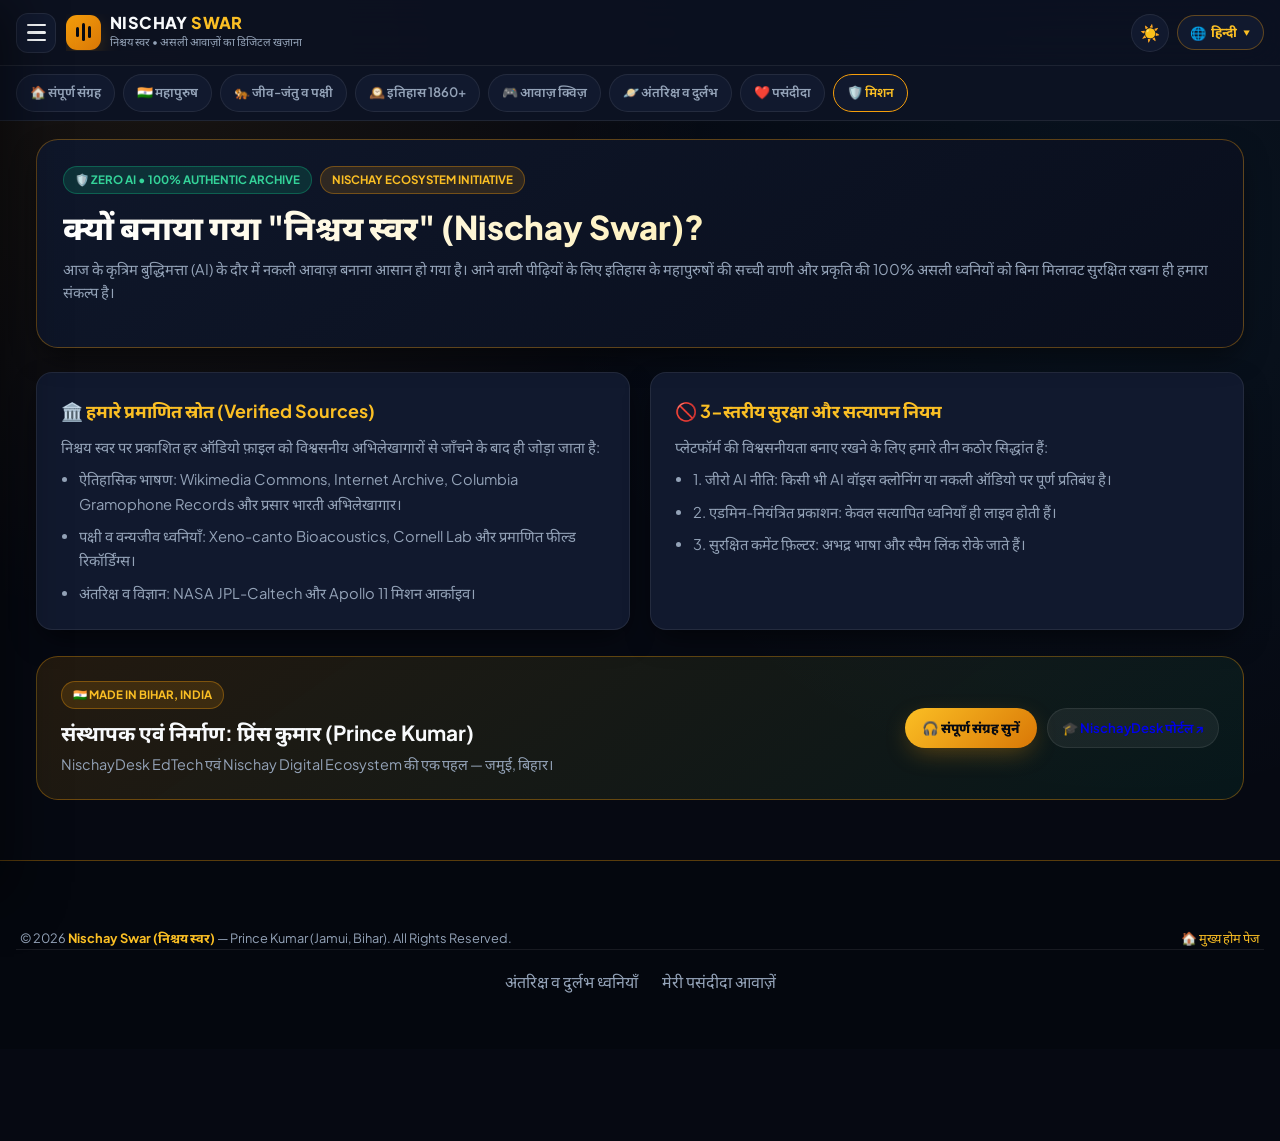
<file: about.html>
<!DOCTYPE html>
<html lang="hi" data-theme="dark">
<head>
  <meta charset="UTF-8" />
  <meta name="viewport" content="width=device-width, initial-scale=1.0, maximum-scale=1.0, user-scalable=no" />
  <title>मिशन व 100% Real सत्यापन नियम | Nischay Swar (निश्चय स्वर)</title>
  <link rel="manifest" href="manifest.json" />
  <link rel="preconnect" href="https://fonts.googleapis.com" />
  <link rel="preconnect" href="https://fonts.gstatic.com" crossorigin />
  <link href="https://fonts.googleapis.com/css2?family=Noto+Nastaliq+Urdu:wght@400;700&family=Noto+Sans+Bengali:wght@400;600;700&family=Noto+Sans+Devanagari:wght@400;500;600;700;800&family=Plus+Jakarta+Sans:wght@400;500;600;700;800&display=swap" rel="stylesheet" />
  <link rel="stylesheet" href="css/variables.css" />
  <link rel="stylesheet" href="css/layout.css" />
  <link rel="stylesheet" href="css/components.css" />
  <link rel="stylesheet" href="css/player.css" />
  <style>
    .about-grid { display: grid; grid-template-columns: 1fr 1fr; gap: 20px; margin-top: 24px; }
    .about-card { background: var(--bg-card); border: 1px solid var(--border-subtle); border-radius: var(--radius-md); padding: 24px; box-shadow: var(--shadow-card); }
    .about-card h3 { color: var(--gold-bright); font-size: 1.12rem; margin-bottom: 10px; display: flex; align-items: center; gap: 8px; }
    .about-card p, .about-card li { color: var(--text-secondary); font-size: 0.92rem; line-height: 1.65; }
    .about-card ul { padding-left: 18px; display: flex; flex-direction: column; gap: 8px; margin-top: 8px; }
    .founder-banner { margin-top: 26px; background: linear-gradient(145deg, rgba(245,158,11,0.12), rgba(16,185,129,0.08)); border: 1px solid var(--border-gold); border-radius: var(--radius-lg); padding: 24px; display: flex; align-items: center; justify-content: space-between; flex-wrap: wrap; gap: 16px; }
    @media (max-width: 720px) { .about-grid { grid-template-columns: 1fr; } }
  </style>
</head>
<body data-page="about">


  <main class="main-container">
    <section class="hero-section" style="grid-template-columns: 1fr;">
      <div class="hero-content">
        <div class="hero-badges">
          <span class="badge-verified" data-page-i18n="about.badge1">🛡️ ZERO AI • 100% AUTHENTIC ARCHIVE</span>
          <span class="badge-era" data-page-i18n="about.badge2">NISCHAY ECOSYSTEM INITIATIVE</span>
        </div>
        <h1 class="hero-title" data-page-i18n="about.title">क्यों बनाया गया "निश्चय स्वर" (Nischay Swar)?</h1>
        <p class="hero-desc" data-page-i18n="about.desc">आज के AI दौर में नकली आवाज़ बनाना आसान हो गया है। आने वाली पीढ़ियों के लिए इतिहास और प्रकृति की 100% असली ध्वनियों को बिना मिलावट सुरक्षित रखना ही हमारा संकल्प है।</p>
      </div>
    </section>

    <div class="about-grid">
      <div class="about-card">
        <h3 data-page-i18n="about.sourcesTitle">🏛️ हमारे प्रमाणित स्रोत (Verified Sources)</h3>
        <p data-page-i18n="about.sourcesDesc">निश्चय स्वर पर प्रकाशित हर एक ऑडियो फ़ाइल को इन विश्वसनीय अभिलेखागारों से जाँचने के बाद ही जोड़ा जाता है:</p>
        <ul>
          <li data-page-i18n="about.source1"><strong>ऐतिहासिक भाषण:</strong> Wikimedia Commons, Internet Archive, Columbia Gramophone Records और प्रसार भारती अभिलेखागार।</li>
          <li data-page-i18n="about.source2"><strong>पक्षी व वन्यजीव ध्वनियाँ:</strong> Xeno-canto Bioacoustics, Cornell Lab और प्रमाणित फील्ड रिकॉर्डिंग्स।</li>
          <li data-page-i18n="about.source3"><strong>अंतरिक्ष व विज्ञान:</strong> NASA JPL-Caltech (Perseverance Mars Rover एवं Apollo 11 मिशन आर्काइव)।</li>
        </ul>
      </div>

      <div class="about-card">
        <h3 data-page-i18n="about.rulesTitle">🚫 3-स्तरीय सुरक्षा और सत्यापन नियम</h3>
        <p data-page-i18n="about.rulesDesc">प्लेटफॉर्म की विश्वसनीयता और शालीनता बनाए रखने के लिए हमारे तीन कठोर सिद्धांत हैं:</p>
        <ul>
          <li data-page-i18n="about.rule1"><strong>1. जीरो AI नीति (Zero Synthetic Audio):</strong> किसी भी प्रकार की AI वॉइस क्लोनिंग या संपादित नकली ऑडियो पर पूर्ण प्रतिबंध है।</li>
          <li data-page-i18n="about.rule2"><strong>2. एडमिन-नियंत्रित प्रकाशन:</strong> कोई भी बाहरी व्यक्ति सीधे फाइल अपलोड नहीं कर सकता; केवल सत्यापित ध्वनियाँ ही लाइव होती हैं।</li>
          <li data-page-i18n="about.rule3"><strong>3. सुरक्षित कमेंट फ़िल्टर:</strong> श्रोताओं की प्रतिक्रियाओं में अभद्र भाषा और स्पैम लिंक्स को स्वचालित रूप से रोका जाता है।</li>
        </ul>
      </div>
    </div>

    <div class="founder-banner">
      <div>
        <span class="badge-era" style="margin-bottom:8px; display:inline-block;">🇮🇳 MADE IN BIHAR, INDIA</span>
        <h2 style="font-size:1.3rem; margin-bottom:4px;" data-page-i18n="about.founder">संस्थापक एवं निर्माण: प्रिंस कुमार (Prince Kumar)</h2>
        <p style="color:var(--text-secondary); font-size:0.9rem;" data-page-i18n="about.founderDesc">NischayDesk EdTech एवं Nischay Digital Ecosystem की एक पहल — जमुई, बिहार।</p>
      </div>
      <div style="display:flex; gap:10px; flex-wrap:wrap;">
        <a href="index.html" class="btn-primary-play" style="text-decoration:none;" data-page-i18n="about.listen">🎧 संपूर्ण संग्रह सुनें</a>
        <a href="https://nischaydesk.github.io" target="_blank" rel="noopener" class="btn-secondary-glass" style="text-decoration:none;" data-page-i18n="about.portal">🎓 NischayDesk पोर्टल ↗</a>
      </div>
    </div>
  </main>

  <footer class="pro-site-footer">
    <div class="footer-container">
      <div class="footer-bottom-bar">
        <p>© 2026 <strong>Nischay Swar (निश्चय स्वर)</strong> — Prince Kumar (Jamui, Bihar). All Rights Reserved.</p>
        <p><a href="index.html" style="color:var(--gold-bright); text-decoration:none;" data-page-i18n="about.home">🏠 मुख्य होम पेज</a></p>
      </div>
    </div>
  
      <nav class="footer-universal-links" aria-label="Additional pages">
        <a href="space-rare.html" data-page-i18n="common.footerSpaceRare">🪐 अंतरिक्ष व दुर्लभ ध्वनियाँ</a>
        <a href="favorites.html" data-page-i18n="common.footerFavorites">❤️ मेरी पसंदीदा आवाज़ें</a>
      </nav>
  </footer>


  <div id="stickyAudioPlayer" class="sticky-player hidden" role="region" aria-label="Audio player" data-i18n-aria-label="audioPlayer">
    <audio id="htmlAudioElement" preload="metadata"></audio>
    <div class="player-progress-wrap" id="progressBarContainer" role="slider" tabindex="0" aria-label="Audio progress" data-i18n-aria-label="audioProgress" aria-valuemin="0" aria-valuemax="100" aria-valuenow="0"><div id="playerProgressFill" class="player-progress-fill"></div></div>
    <div class="player-inner">
      <div class="player-track-info" id="playerOpenDetailTrigger" role="button" tabindex="0" aria-label="Open voice details" data-i18n-aria-label="openTrackDetails"><img id="playerAvatar" src="assets/voice-fallback.svg" alt="" class="player-thumb" /><div class="player-meta"><div class="player-title-row"><span id="playerTrackTitle" class="player-title"></span><span class="verified-mini">✅</span></div><span id="playerTrackSub" class="player-sub"></span></div></div>
      <div class="player-controls"><button id="prevTrackBtn" class="ctrl-btn" type="button" aria-label="Previous voice">⏮</button><button id="mainPlayPauseBtn" class="play-pause-circle" type="button" aria-label="Play or pause">▶</button><button id="nextTrackBtn" class="ctrl-btn" type="button" aria-label="Next voice">⏭</button></div>
      <div class="player-right-tools"><span class="time-display"><span id="currentTimeText">0:00</span> / <span id="durationTimeText">0:00</span></span><button id="playerSpeedBtn" class="speed-pill" type="button" aria-label="Playback speed">1x</button><button id="playerQuickLikeBtn" class="player-like-btn" type="button" aria-label="Like">🤍</button></div>
    </div>
  </div>
  <div id="toastBanner" class="toast-banner" role="status" aria-live="polite"></div>

  <script src="js/lang-hi-en.js"></script>
  <script src="js/lang-regional.js"></script>
  <script src="js/page-i18n.js"></script>
  <script src="js/site-shell.js"></script>
  <script src="js/db-humans.js"></script>
  <script src="js/db-wildlife-nature.js"></script>
  <script src="js/db-extended-archive.js"></script>
  <script src="js/db-custom-uploads.js"></script>
  <script src="js/config.js"></script>
  <script src="js/audio-engine.js"></script>
  <script src="js/engagement.js"></script>
  <script src="js/ui-renderer.js"></script>
  <script src="js/app.js"></script>
  <script>if ("serviceWorker" in navigator) window.addEventListener("load", () => navigator.serviceWorker.register("sw.js").catch(() => {}));</script>
</body>
</html>
</file>
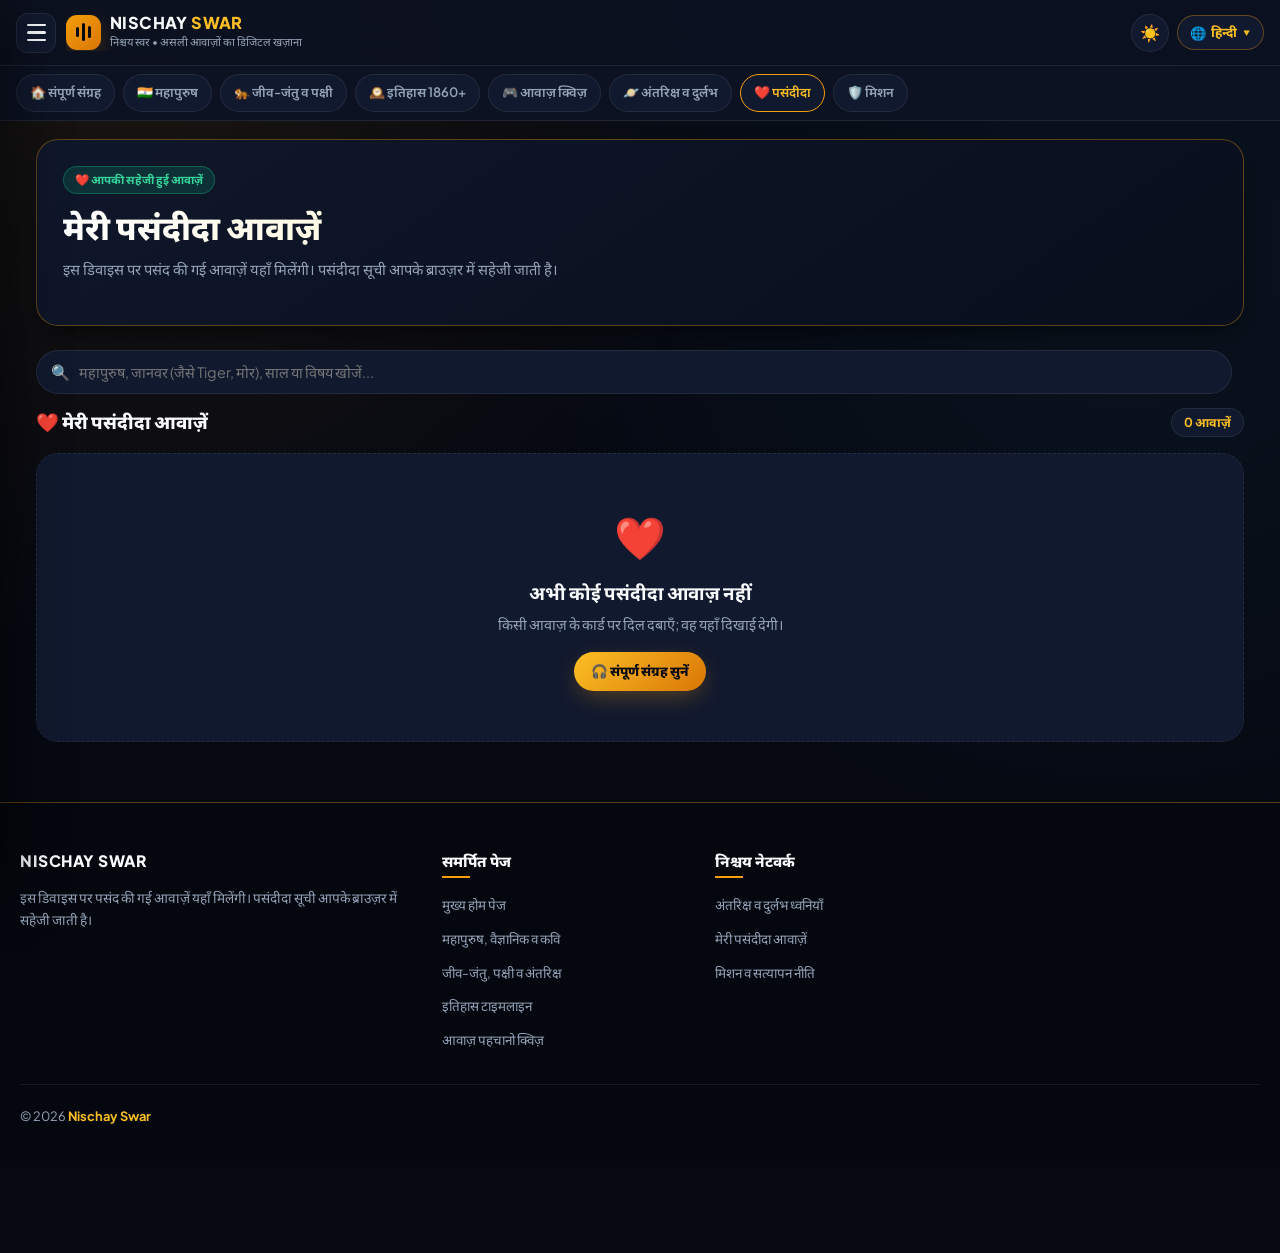
<file: favorites.html>
<!DOCTYPE html>
<html lang="hi" dir="ltr" data-theme="dark">
<head>
  <meta charset="UTF-8" />
  <meta name="viewport" content="width=device-width, initial-scale=1.0" />
  <meta name="theme-color" content="#060912" />
  <meta name="description" content="अपने डिवाइस पर पसंद की गई Nischay Swar की असली आवाज़ें एक जगह सुनें।" />
  <title>मेरी पसंदीदा आवाज़ें | Nischay Swar</title>
  <link rel="manifest" href="manifest.json" />
  <link rel="preconnect" href="https://fonts.googleapis.com" />
  <link rel="preconnect" href="https://fonts.gstatic.com" crossorigin />
  <link href="https://fonts.googleapis.com/css2?family=Noto+Nastaliq+Urdu:wght@400;700&family=Noto+Sans+Bengali:wght@400;600;700&family=Noto+Sans+Devanagari:wght@400;500;600;700;800&family=Plus+Jakarta+Sans:wght@400;500;600;700;800&display=swap" rel="stylesheet" />
  <link rel="stylesheet" href="css/variables.css" />
  <link rel="stylesheet" href="css/layout.css" />
  <link rel="stylesheet" href="css/components.css" />
  <link rel="stylesheet" href="css/player.css" />
</head>
<body data-page="favorites">
  <main class="main-container">
    <section class="hero-section" style="grid-template-columns:1fr;">
      <div class="hero-content">
        <div class="hero-badges"><span class="badge-verified" data-page-i18n="favorites.badge">❤️ आपकी सहेजी हुई आवाज़ें</span></div>
        <h1 class="hero-title" data-page-i18n="favorites.title">मेरी पसंदीदा आवाज़ें</h1>
        <p class="hero-desc" data-page-i18n="favorites.desc">इस डिवाइस पर पसंद की गई आवाज़ें यहाँ मिलेंगी। पसंदीदा सूची आपके ब्राउज़र में सहेजी जाती है।</p>
      </div>
    </section>
    <section class="filter-toolbar" aria-label="Search favorites">
      <div class="search-box-wrap">
        <span class="search-icon" aria-hidden="true">🔍</span>
        <input type="search" id="voiceSearchInput" class="search-input" placeholder="महापुरुष, जानवर, साल या विषय खोजें..." data-i18n-placeholder="searchPlaceholder" autocomplete="off" />
        <button id="clearSearchBtn" class="clear-search-btn hidden" type="button" aria-label="Clear search">✕</button>
      </div>
    </section>
    <div class="grid-header-bar">
      <h2 id="activeSectionHeading" class="section-heading" data-page-i18n="favorites.title">मेरी पसंदीदा आवाज़ें</h2>
      <span id="visibleResultBadge" class="result-badge">0</span>
    </div>
    <section id="voicesGrid" class="voices-grid" aria-live="polite"></section>
    <div id="emptyStateBox" class="empty-state hidden">
      <div class="empty-emoji" aria-hidden="true">❤️</div>
      <h3 data-page-i18n="favorites.emptyTitle">अभी कोई पसंदीदा आवाज़ नहीं</h3>
      <p data-page-i18n="favorites.emptyDesc">किसी आवाज़ के कार्ड पर दिल दबाएँ; वह यहाँ दिखाई देगी।</p>
      <a class="btn-primary-play" href="index.html" style="text-decoration:none;" data-page-i18n="about.listen">🎧 संपूर्ण संग्रह सुनें</a>
    </div>
  </main>

  <footer class="pro-site-footer">
    <div class="footer-container">
      <div class="footer-grid">
        <div class="footer-col"><h3 class="brand-title">NISCHAY SWAR</h3><p class="footer-about-text" data-page-i18n="favorites.desc">इस डिवाइस पर पसंद की गई आवाज़ें यहाँ मिलेंगी।</p></div>
        <div class="footer-col"><h4 class="footer-heading" data-page-i18n="common.footerPages">समर्पित पेज</h4><ul class="footer-links">
          <li><a href="index.html" data-page-i18n="common.footerHome">मुख्य होम</a></li><li><a href="legends.html" data-page-i18n="common.footerLegends">महापुरुष</a></li><li><a href="wildlife.html" data-page-i18n="common.footerWildlife">जीव-जंतु</a></li><li><a href="timeline.html" data-page-i18n="common.footerTimeline">टाइमलाइन</a></li><li><a href="quiz.html" data-page-i18n="common.footerQuiz">क्विज़</a></li>
        </ul></div>
        <div class="footer-col"><h4 class="footer-heading" data-page-i18n="common.footerNetwork">निश्चय नेटवर्क</h4><ul class="footer-links"><li><a href="space-rare.html" data-page-i18n="common.footerSpaceRare">अंतरिक्ष व दुर्लभ ध्वनियाँ</a></li><li><a href="favorites.html" data-page-i18n="common.footerFavorites">मेरी पसंदीदा आवाज़ें</a></li><li><a href="about.html" data-page-i18n="common.footerAbout">मिशन व सत्यापन नीति</a></li></ul></div>
      </div>
      <div class="footer-bottom-bar"><p>© 2026 <strong>Nischay Swar</strong></p></div>
    </div>
  </footer>

  <div id="voiceDetailModal" class="modal-backdrop hidden" role="dialog" aria-modal="true" aria-labelledby="modalSpeakerName">
    <div class="modal-card detail-modal-card"><button id="closeDetailModalBtn" class="modal-close-btn" type="button" aria-label="Close details">✕</button>
      <div class="detail-top"><div class="detail-photo-wrap"><img id="modalSpeakerImg" src="assets/voice-fallback.svg" alt="" class="detail-photo" /><span class="detail-verified-badge" data-i18n="labelVerified">✅ प्रमाणित असली</span></div>
        <div class="detail-meta"><div class="detail-chips"><span id="modalCategoryChip" class="chip-gold"></span><span id="modalYearChip" class="chip-dark"></span><span id="modalDurationChip" class="chip-dark"></span></div>
          <h2 id="modalSpeakerName" class="detail-name"></h2><p id="modalSpeakerRole" class="detail-role"></p><p id="modalSpeakerBio" class="detail-bio"></p><div class="detail-source-box"><strong>🏛️ <span data-i18n="sourceLabel">स्रोत</span>:</strong> <span id="modalSourceText"></span></div>
          <div class="detail-actions-row"><button id="modalPlayBtn" class="btn-primary-play" type="button" data-i18n="btnPlayVoice">▶ आवाज़ चलाएं</button><button id="modalLikeBtn" class="btn-like-action" type="button">❤️ <span id="modalLikeCount">0</span></button><span class="stat-pill-readonly">👁️ <span id="modalPlayCount">0</span> <span data-i18n="lblListens">सुना गया</span></span><button id="modalShareBtn" class="btn-share-wa" type="button" data-i18n="btnShare">📲 शेयर करें</button></div>
        </div>
      </div>
      <div class="comments-wrapper"><h3 data-i18n="commentsHeading">श्रोताओं की प्रतिक्रिया</h3><form id="commentForm" class="comment-form"><div class="comment-inputs"><input id="commentAuthorInput" class="c-input-name" maxlength="35" required data-i18n-placeholder="commentNamePh" placeholder="आपका नाम" /><input id="commentTextInput" class="c-input-msg" maxlength="160" required data-i18n-placeholder="commentTextPh" placeholder="अपने विचार लिखें..." /></div><button class="btn-post-comment" data-i18n="btnPostComment">पोस्ट करें ➤</button></form><p id="commentFeedbackMsg" class="comment-feedback hidden"></p><div id="commentsList" class="comments-list"></div></div>
    </div>
  </div>

  <div id="stickyAudioPlayer" class="sticky-player hidden" role="region" aria-label="Audio player" data-i18n-aria-label="audioPlayer" data-i18n-aria-label="audioPlayer"><audio id="htmlAudioElement" preload="metadata"></audio><div class="player-progress-wrap" id="progressBarContainer" role="slider" tabindex="0" aria-label="Audio progress" data-i18n-aria-label="audioProgress" aria-valuemin="0" aria-valuemax="100" aria-valuenow="0" data-i18n-aria-label="audioProgress" aria-valuemin="0" aria-valuemax="100" aria-valuenow="0"><div id="playerProgressFill" class="player-progress-fill"></div></div><div class="player-inner">
    <div class="player-track-info" id="playerOpenDetailTrigger" role="button" tabindex="0" aria-label="Open voice details" data-i18n-aria-label="openTrackDetails" aria-label="Open voice details" data-i18n-aria-label="openTrackDetails"><img id="playerAvatar" src="assets/voice-fallback.svg" alt="" class="player-thumb" /><div class="player-meta"><div class="player-title-row"><span id="playerTrackTitle" class="player-title"></span><span class="verified-mini">✅</span></div><span id="playerTrackSub" class="player-sub"></span></div></div>
    <div class="player-controls"><button id="prevTrackBtn" class="ctrl-btn" type="button" aria-label="Previous voice">⏮</button><button id="mainPlayPauseBtn" class="play-pause-circle" type="button" aria-label="Play or pause">▶</button><button id="nextTrackBtn" class="ctrl-btn" type="button" aria-label="Next voice">⏭</button></div>
    <div class="player-right-tools"><span class="time-display"><span id="currentTimeText">0:00</span> / <span id="durationTimeText">0:00</span></span><button id="playerSpeedBtn" class="speed-pill" type="button" aria-label="Playback speed">1x</button><button id="playerQuickLikeBtn" class="player-like-btn" type="button" aria-label="Like">🤍</button></div>
  </div></div>
  <div id="toastBanner" class="toast-banner" role="status" aria-live="polite"></div>

  <script src="js/lang-hi-en.js"></script><script src="js/lang-regional.js"></script><script src="js/page-i18n.js"></script><script src="js/site-shell.js"></script>
  <script src="js/db-humans.js"></script><script src="js/db-wildlife-nature.js"></script><script src="js/db-extended-archive.js"></script><script src="js/db-custom-uploads.js"></script>
  <script src="js/config.js"></script><script>window.NSConfig.state.navView = "favorites";</script><script src="js/audio-engine.js"></script><script src="js/engagement.js"></script><script src="js/ui-renderer.js"></script><script src="js/app.js"></script>
  <script>if ("serviceWorker" in navigator) window.addEventListener("load", () => navigator.serviceWorker.register("sw.js").catch(() => {}));</script>
</body>
</html>
</file>
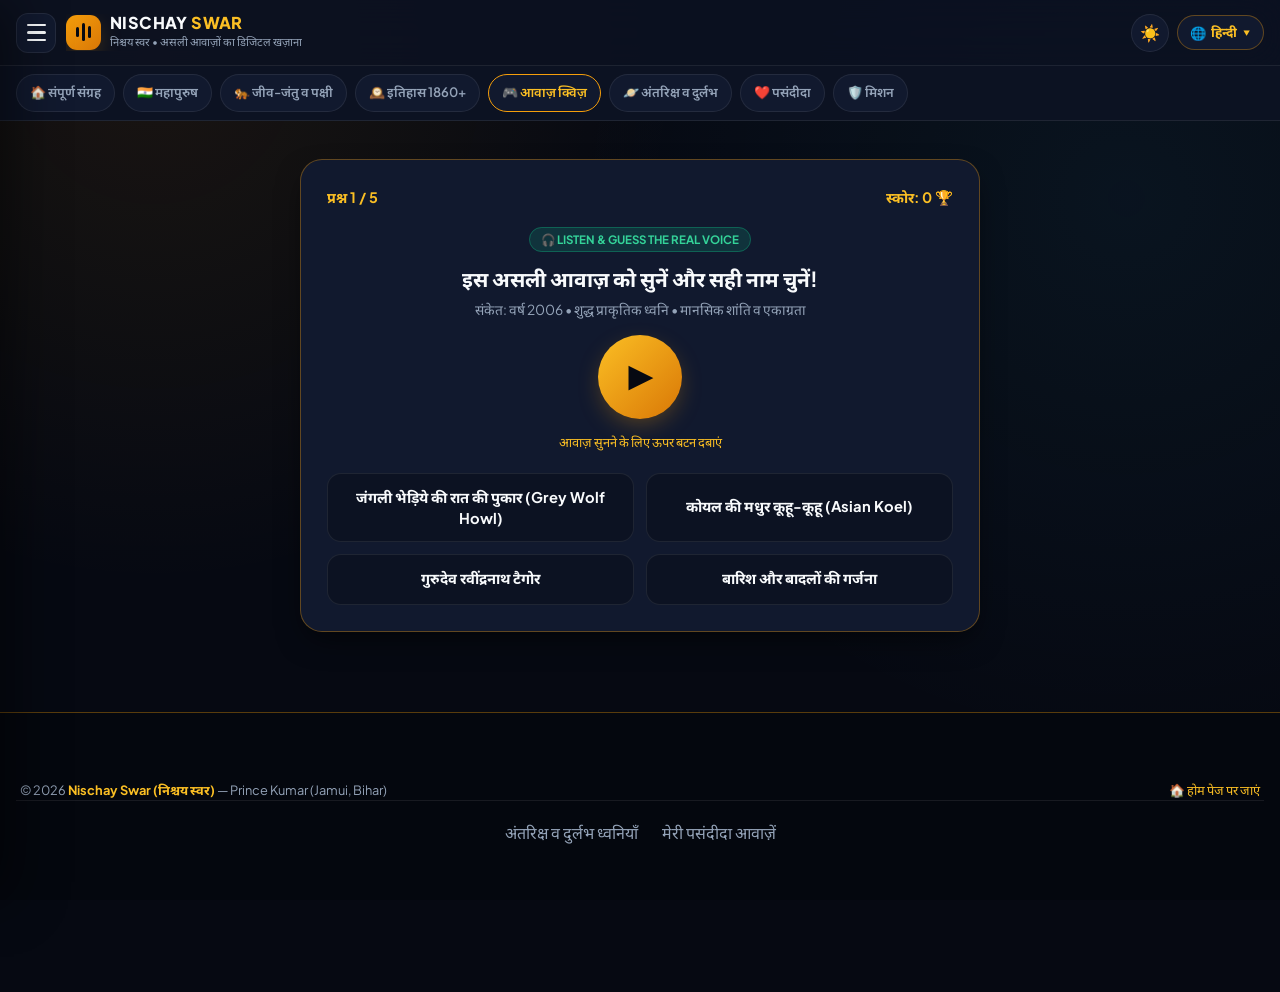
<file: quiz.html>
<!DOCTYPE html>
<html lang="hi" data-theme="dark">
<head>
  <meta charset="UTF-8" />
  <meta name="viewport" content="width=device-width, initial-scale=1.0, maximum-scale=1.0, user-scalable=no" />
  <title>आवाज़ पहचानो क्विज़ (Voice Quiz) | Nischay Swar</title>
  <link rel="manifest" href="manifest.json" />
  <link rel="preconnect" href="https://fonts.googleapis.com" />
  <link rel="preconnect" href="https://fonts.gstatic.com" crossorigin />
  <link href="https://fonts.googleapis.com/css2?family=Noto+Nastaliq+Urdu:wght@400;700&family=Noto+Sans+Bengali:wght@400;600;700&family=Noto+Sans+Devanagari:wght@400;600;700;800&family=Plus+Jakarta+Sans:wght@400;600;700;800&display=swap" rel="stylesheet" />
  <link rel="stylesheet" href="css/variables.css" />
  <link rel="stylesheet" href="css/layout.css" />
  <link rel="stylesheet" href="css/components.css" />
  <link rel="stylesheet" href="css/player.css" />
  <style>
    .quiz-box { max-width: 680px; margin: 20px auto; background: var(--bg-card); border: 1px solid var(--border-gold); border-radius: var(--radius-lg); padding: 26px; box-shadow: var(--shadow-card); text-align: center; }
    .quiz-top-bar { display: flex; justify-content: space-between; align-items: center; margin-bottom: 18px; font-size: 0.9rem; font-weight: 700; color: var(--gold-bright); }
    .quiz-play-big { width: 84px; height: 84px; border-radius: 50%; border: none; background: linear-gradient(135deg, var(--gold-bright), var(--gold-deep)); color: #060912; font-size: 2rem; cursor: pointer; margin: 14px auto; display: grid; place-items: center; box-shadow: var(--shadow-gold); transition: transform 0.2s; }
    .quiz-play-big:hover { transform: scale(1.07); }
    .quiz-options { display: grid; grid-template-columns: 1fr 1fr; gap: 12px; margin-top: 20px; text-align: left; }
    .quiz-opt-btn { padding: 14px 16px; border-radius: 14px; background: var(--bg-surface); border: 1px solid var(--border-subtle); font-size: 0.92rem; font-weight: 700; cursor: pointer; transition: var(--transition); }
    .quiz-opt-btn:hover:not(:disabled) { border-color: var(--gold-primary); background: rgba(245,158,11,0.1); }
    .quiz-opt-btn.correct { background: rgba(16,185,129,0.22); border-color: #10b981; color: #6ee7b7; }
    .quiz-opt-btn.wrong { background: rgba(244,63,94,0.22); border-color: #f43f5e; color: #fda4af; }
    @media (max-width: 560px) { .quiz-options { grid-template-columns: 1fr; } }
  </style>
</head>
<body data-page="quiz">


  <main class="main-container">
    <div class="quiz-box" id="quizContainer">
      <div class="quiz-top-bar">
        <span id="qProgress">प्रश्न 1 / 5</span>
        <span id="qScore">स्कोर: 0 🏆</span>
      </div>

      <span class="badge-verified" data-page-i18n="quiz.badge">🎧 LISTEN & GUESS THE REAL VOICE</span>
      <h2 style="margin-top:12px; font-size:1.3rem;" data-page-i18n="quiz.title">इस असली आवाज़ को सुनें और सही नाम चुनें!</h2>
      <p id="qHint" style="color:var(--text-secondary); font-size:0.86rem; margin-top:4px;" data-page-i18n="quiz.hint">संकेत: प्ले बटन दबाकर ध्यान से सुनें</p>

      <audio id="quizAudioEl" preload="metadata"></audio>
      <button id="quizPlayBtn" class="quiz-play-big" title="Play Voice">▶</button>
      <div id="qStatusText" style="font-size:0.8rem; color:var(--gold-bright);" data-page-i18n="quiz.status">आवाज़ सुनने के लिए ऊपर बटन दबाएं</div>

      <div id="quizOptionsGrid" class="quiz-options"></div>

      <button id="nextQuestionBtn" class="btn-primary-play hidden" style="margin-top:20px; width:100%;" data-page-i18n="quiz.next">अगला प्रश्न ➤</button>
    </div>
  </main>

  <footer class="pro-site-footer">
    <div class="footer-container">
      <div class="footer-bottom-bar">
        <p>© 2026 <strong>Nischay Swar (निश्चय स्वर)</strong> — Prince Kumar (Jamui, Bihar)</p>
        <p><a href="index.html" style="color:var(--gold-bright); text-decoration:none;" data-page-i18n="quiz.back">← मुख्य संग्रहालय पर वापस जाएं</a></p>
      </div>
    </div>
  
      <nav class="footer-universal-links" aria-label="Additional pages">
        <a href="space-rare.html" data-page-i18n="common.footerSpaceRare">🪐 अंतरिक्ष व दुर्लभ ध्वनियाँ</a>
        <a href="favorites.html" data-page-i18n="common.footerFavorites">❤️ मेरी पसंदीदा आवाज़ें</a>
      </nav>
  </footer>


  <div id="stickyAudioPlayer" class="sticky-player hidden" role="region" aria-label="Audio player" data-i18n-aria-label="audioPlayer">
    <audio id="htmlAudioElement" preload="metadata"></audio>
    <div class="player-progress-wrap" id="progressBarContainer" role="slider" tabindex="0" aria-label="Audio progress" data-i18n-aria-label="audioProgress" aria-valuemin="0" aria-valuemax="100" aria-valuenow="0"><div id="playerProgressFill" class="player-progress-fill"></div></div>
    <div class="player-inner">
      <div class="player-track-info" id="playerOpenDetailTrigger" role="button" tabindex="0" aria-label="Open voice details" data-i18n-aria-label="openTrackDetails"><img id="playerAvatar" src="assets/voice-fallback.svg" alt="" class="player-thumb" /><div class="player-meta"><div class="player-title-row"><span id="playerTrackTitle" class="player-title"></span><span class="verified-mini">✅</span></div><span id="playerTrackSub" class="player-sub"></span></div></div>
      <div class="player-controls"><button id="prevTrackBtn" class="ctrl-btn" type="button" aria-label="Previous voice">⏮</button><button id="mainPlayPauseBtn" class="play-pause-circle" type="button" aria-label="Play or pause">▶</button><button id="nextTrackBtn" class="ctrl-btn" type="button" aria-label="Next voice">⏭</button></div>
      <div class="player-right-tools"><span class="time-display"><span id="currentTimeText">0:00</span> / <span id="durationTimeText">0:00</span></span><button id="playerSpeedBtn" class="speed-pill" type="button" aria-label="Playback speed">1x</button><button id="playerQuickLikeBtn" class="player-like-btn" type="button" aria-label="Like">🤍</button></div>
    </div>
  </div>
  <div id="toastBanner" class="toast-banner" role="status" aria-live="polite"></div>

  <script src="js/lang-hi-en.js"></script>
  <script src="js/lang-regional.js"></script>
  <script src="js/page-i18n.js"></script>
  <script src="js/site-shell.js"></script>
  <script src="js/db-humans.js"></script>
  <script src="js/db-wildlife-nature.js"></script>
  <script src="js/db-extended-archive.js"></script>
  <script src="js/db-custom-uploads.js"></script>
  <script src="js/config.js"></script>
  <script src="js/audio-engine.js"></script>
  <script src="js/engagement.js"></script>
  <script src="js/ui-renderer.js"></script>
  <script src="js/app.js"></script>
  <script>
    (function() {
      const allVoices = Array.from(new Map((window.NISCHAY_VOICES_DATA || []).map((voice) => [voice.id, voice])).values());
      const shuffled = allVoices.slice().sort(() => Math.random() - 0.5).slice(0, 5);
      let currentIdx = 0;
      let score = 0;
      let answered = false;
      let finished = false;
      let lastWasCorrect = false;

      const audioEl = document.getElementById("quizAudioEl");
      const playBtn = document.getElementById("quizPlayBtn");
      const statusText = document.getElementById("qStatusText");
      const optionsGrid = document.getElementById("quizOptionsGrid");
      const nextBtn = document.getElementById("nextQuestionBtn");

      function loadQuestion() {
        if (finished || !shuffled.length) return;
        answered = false;
        nextBtn.classList.add("hidden");
        const target = shuffled[currentIdx];
        document.getElementById("qProgress").textContent = window.NSPageI18n.get(window.NSConfig.state.lang, "quiz.progress", { n: currentIdx + 1, total: shuffled.length });
        document.getElementById("qScore").textContent = window.NSPageI18n.get(window.NSConfig.state.lang, "quiz.score", { score });
        document.getElementById("qHint").textContent = window.NSPageI18n.get(window.NSConfig.state.lang, "quiz.hintYear", { year: target.year, role: window.NSConfig.getLocalizedField(target.role) });

        audioEl.src = target.audioUrl;
        playBtn.textContent = "▶";
        statusText.textContent = window.NSPageI18n.get(window.NSConfig.state.lang, "quiz.status");

        // Pick 3 wrong options + 1 correct option
        const others = allVoices.filter(v => v.id !== target.id).sort(() => Math.random() - 0.5).slice(0, 3);
        const choices = [target, ...others].sort(() => Math.random() - 0.5);

        optionsGrid.innerHTML = choices.map(c => `
          <button class="quiz-opt-btn" data-id="${c.id}">${window.NSConfig.getLocalizedField(c.name)}</button>
        `).join("");

        optionsGrid.querySelectorAll(".quiz-opt-btn").forEach(btn => {
          btn.addEventListener("click", () => handleAnswer(btn, target.id));
        });
      }

      function handleAnswer(selectedBtn, correctId) {
        if (answered) return;
        answered = true;
        audioEl.pause();
        playBtn.textContent = "▶";

        const chosenId = selectedBtn.dataset.id;
        optionsGrid.querySelectorAll(".quiz-opt-btn").forEach(btn => {
          btn.disabled = true;
          if (btn.dataset.id === correctId) btn.classList.add("correct");
        });

        if (chosenId === correctId) {
          score += 20;
          lastWasCorrect = true;
          selectedBtn.classList.add("correct");
          statusText.textContent = window.NSPageI18n.get(window.NSConfig.state.lang, "quiz.correct");
        } else {
          lastWasCorrect = false;
          selectedBtn.classList.add("wrong");
          statusText.textContent = window.NSPageI18n.get(window.NSConfig.state.lang, "quiz.wrong");
        }

        document.getElementById("qScore").textContent = window.NSPageI18n.get(window.NSConfig.state.lang, "quiz.score", { score });
        nextBtn.textContent = currentIdx < shuffled.length - 1 ? window.NSPageI18n.get(window.NSConfig.state.lang, "quiz.next") : window.NSPageI18n.get(window.NSConfig.state.lang, "quiz.result");
        nextBtn.classList.remove("hidden");
      }

      playBtn.addEventListener("click", () => {
        if (audioEl.paused) {
          audioEl.play().then(() => {
            playBtn.textContent = "⏸";
            statusText.textContent = window.NSPageI18n.get(window.NSConfig.state.lang, "quiz.playing");
          }).catch(() => {
            statusText.textContent = window.NSPageI18n.get(window.NSConfig.state.lang, "quiz.status");
          });
        } else {
          audioEl.pause();
          playBtn.textContent = "▶";
        }
      });

      function renderResult() {
        finished = true;
        const get = (key, vars) => window.NSPageI18n.get(window.NSConfig.state.lang, `quiz.${key}`, vars);
        document.getElementById("quizContainer").innerHTML = `
          <div style="font-size:3rem;" aria-hidden="true">🏆</div>
          <h2 style="margin:10px 0;">${get("complete")}</h2>
          <p style="font-size:1.2rem; color:var(--gold-bright); font-weight:800;">${get("total", { score, total: shuffled.length * 20 })}</p>
          <p style="color:var(--text-secondary); margin:10px 0 20px;">${get("thanks")}</p>
          <div style="display:flex; gap:10px; justify-content:center; flex-wrap:wrap;">
            <button onclick="location.reload()" class="btn-primary-play">🔄 ${get("replay")}</button>
            <a href="index.html" class="btn-secondary-glass" style="text-decoration:none;">🏠 ${get("back")}</a>
          </div>`;
      }

      nextBtn.addEventListener("click", () => {
        currentIdx++;
        if (currentIdx < shuffled.length) {
          loadQuestion();
        } else renderResult();
      });

      loadQuestion();
      window.addEventListener("ns-language-changed", () => {
        if (finished) { renderResult(); return; }
        const target = shuffled[currentIdx];
        if (!target) return;
        document.getElementById("qProgress").textContent = window.NSPageI18n.get(window.NSConfig.state.lang, "quiz.progress", { n: currentIdx + 1, total: shuffled.length });
        document.getElementById("qScore").textContent = window.NSPageI18n.get(window.NSConfig.state.lang, "quiz.score", { score });
        document.getElementById("qHint").textContent = window.NSPageI18n.get(window.NSConfig.state.lang, "quiz.hintYear", { year: target.year, role: window.NSConfig.getLocalizedField(target.role) });
        optionsGrid.querySelectorAll(".quiz-opt-btn").forEach((btn) => {
          const voice = allVoices.find((item) => item.id === btn.dataset.id);
          if (voice) btn.textContent = window.NSConfig.getLocalizedField(voice.name);
        });
        statusText.textContent = answered ? window.NSPageI18n.get(window.NSConfig.state.lang, lastWasCorrect ? "quiz.correct" : "quiz.wrong") : window.NSPageI18n.get(window.NSConfig.state.lang, "quiz.status");
        if (!nextBtn.classList.contains("hidden")) nextBtn.textContent = currentIdx < shuffled.length - 1 ? window.NSPageI18n.get(window.NSConfig.state.lang, "quiz.next") : window.NSPageI18n.get(window.NSConfig.state.lang, "quiz.result");
      });
    })();
  </script>

  <script>if ("serviceWorker" in navigator) window.addEventListener("load", () => navigator.serviceWorker.register("sw.js").catch(() => {}));</script>
</body>
</html>
</file>
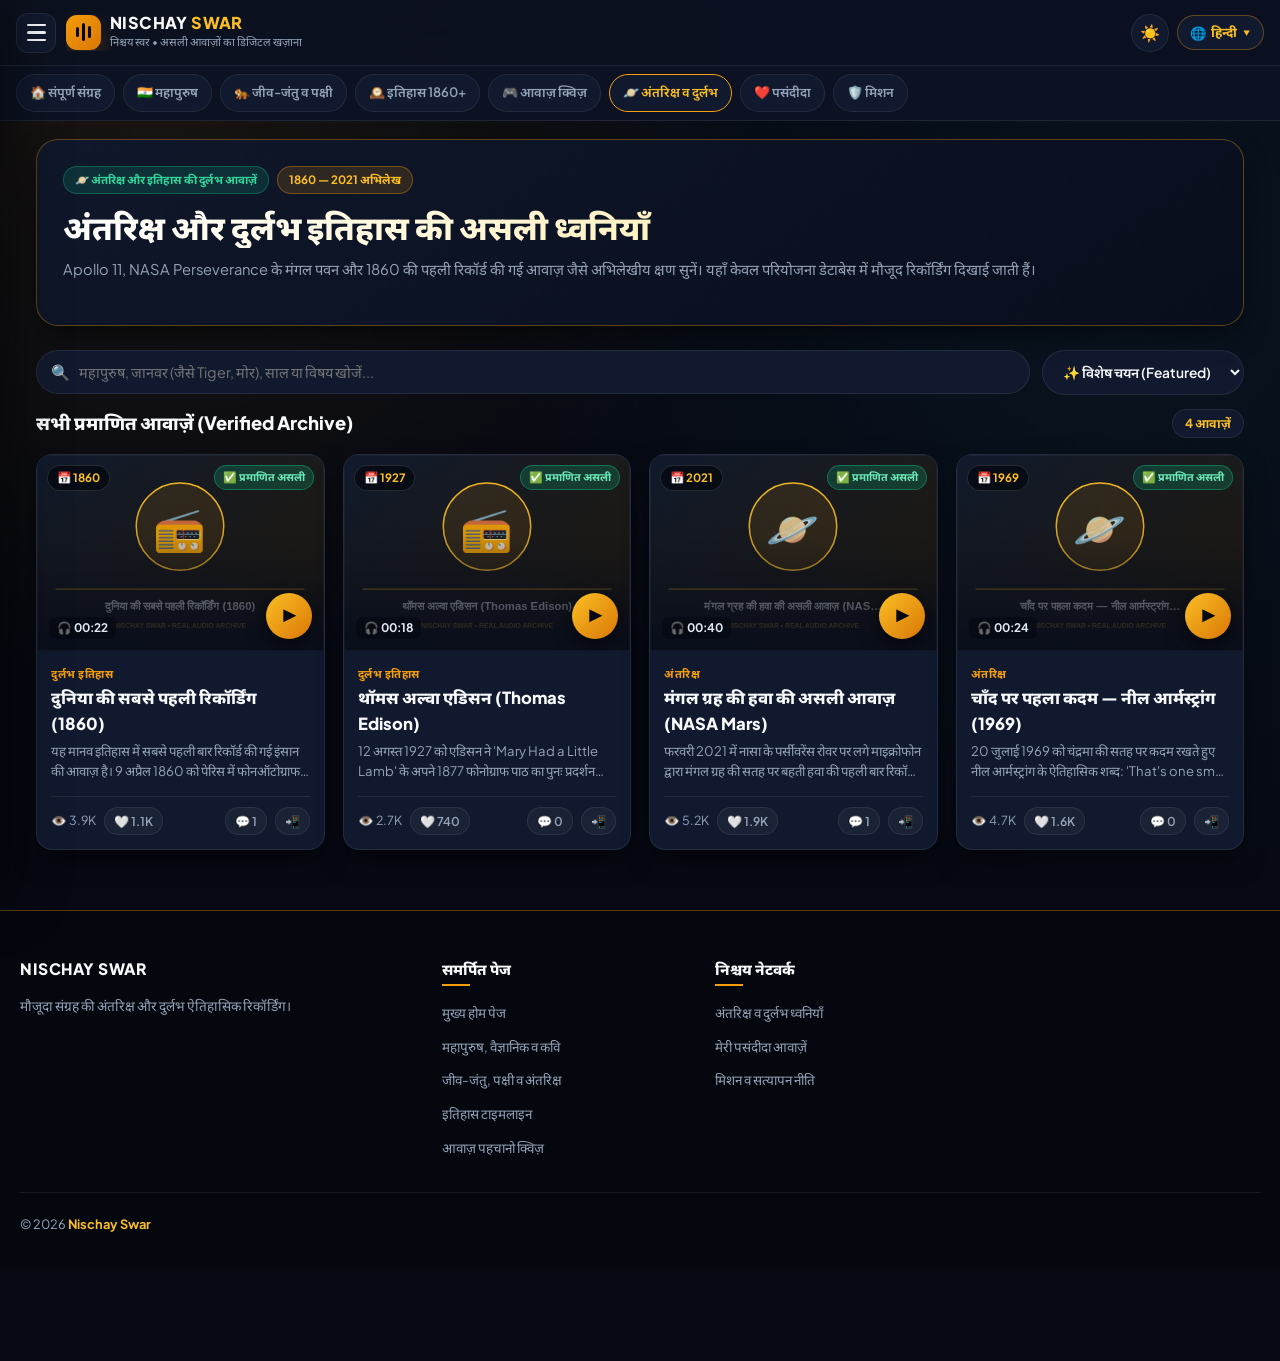
<file: space-rare.html>
<!DOCTYPE html>
<html lang="hi" dir="ltr" data-theme="dark">
<head>
  <meta charset="UTF-8" />
  <meta name="viewport" content="width=device-width, initial-scale=1.0" />
  <meta name="theme-color" content="#060912" />
  <meta name="description" content="Apollo 11, मंगल ग्रह की हवा और 1860 की पहली रिकॉर्डिंग सहित Nischay Swar का अंतरिक्ष व दुर्लभ ध्वनि संग्रह।" />
  <title>अंतरिक्ष व दुर्लभ ध्वनियाँ | Nischay Swar</title>
  <link rel="manifest" href="manifest.json" />
  <link rel="preconnect" href="https://fonts.googleapis.com" />
  <link rel="preconnect" href="https://fonts.gstatic.com" crossorigin />
  <link href="https://fonts.googleapis.com/css2?family=Noto+Nastaliq+Urdu:wght@400;700&family=Noto+Sans+Bengali:wght@400;600;700&family=Noto+Sans+Devanagari:wght@400;500;600;700;800&family=Plus+Jakarta+Sans:wght@400;500;600;700;800&display=swap" rel="stylesheet" />
  <link rel="stylesheet" href="css/variables.css" /><link rel="stylesheet" href="css/layout.css" /><link rel="stylesheet" href="css/components.css" /><link rel="stylesheet" href="css/player.css" />
</head>
<body data-page="space-rare">
  <main class="main-container">
    <section class="hero-section" style="grid-template-columns:1fr;">
      <div class="hero-content">
        <div class="hero-badges"><span class="badge-verified" data-page-i18n="space-rare.badge1">🪐 अंतरिक्ष और इतिहास की दुर्लभ आवाज़ें</span><span class="badge-era" data-page-i18n="space-rare.badge2">1860 — 2021 अभिलेख</span></div>
        <h1 class="hero-title" data-page-i18n="space-rare.title">अंतरिक्ष और दुर्लभ इतिहास की असली ध्वनियाँ</h1>
        <p class="hero-desc" data-page-i18n="space-rare.desc">Apollo 11, NASA Perseverance के मंगल पवन और 1860 की पहली रिकॉर्ड की गई आवाज़ जैसे अभिलेखीय क्षण सुनें। यहाँ केवल परियोजना डेटाबेस में मौजूद रिकॉर्डिंग दिखाई जाती हैं।</p>
      </div>
    </section>
    <section class="filter-toolbar" aria-label="Search archive">
      <div class="search-box-wrap"><span class="search-icon" aria-hidden="true">🔍</span><input type="search" id="voiceSearchInput" class="search-input" placeholder="महापुरुष, जानवर, साल या विषय खोजें..." data-i18n-placeholder="searchPlaceholder" autocomplete="off" /><button id="clearSearchBtn" class="clear-search-btn hidden" type="button" aria-label="Clear search">✕</button></div>
      <select id="sortSelect" class="sort-select" aria-label="Sort voices"><option value="featured" data-i18n="sortFeatured">✨ विशेष चयन</option><option value="oldest" data-i18n="sortOldest">🕰️ सबसे पुराना</option><option value="newest" data-i18n="sortNewest">🆕 नवीनतम रिकॉर्डिंग</option></select>
    </section>
    <div class="grid-header-bar"><h2 id="activeSectionHeading" class="section-heading" data-page-i18n="space-rare.heading">अंतरिक्ष व दुर्लभ ध्वनि संग्रह</h2><span id="visibleResultBadge" class="result-badge">0</span></div>
    <section id="voicesGrid" class="voices-grid" aria-live="polite"></section>
    <div id="emptyStateBox" class="empty-state hidden"><div class="empty-emoji" aria-hidden="true">🪐</div><h3 data-i18n="emptyTitle">कोई आवाज़ नहीं मिली</h3><p data-i18n="emptyDesc">कृपया खोज बदलकर देखें।</p><button id="resetAllFiltersBtn" class="btn-primary-play" type="button" data-i18n="btnResetFilter">सभी आवाज़ें दिखाएं</button></div>
  </main>

  <footer class="pro-site-footer"><div class="footer-container"><div class="footer-grid">
    <div class="footer-col"><h3 class="brand-title">NISCHAY SWAR</h3><p class="footer-about-text" data-page-i18n="space-rare.about">मौजूदा संग्रह की अंतरिक्ष और दुर्लभ ऐतिहासिक रिकॉर्डिंग।</p></div>
    <div class="footer-col"><h4 class="footer-heading" data-page-i18n="common.footerPages">समर्पित पेज</h4><ul class="footer-links"><li><a href="index.html" data-page-i18n="common.footerHome">मुख्य होम</a></li><li><a href="legends.html" data-page-i18n="common.footerLegends">महापुरुष</a></li><li><a href="wildlife.html" data-page-i18n="common.footerWildlife">जीव-जंतु</a></li><li><a href="timeline.html" data-page-i18n="common.footerTimeline">टाइमलाइन</a></li><li><a href="quiz.html" data-page-i18n="common.footerQuiz">क्विज़</a></li></ul></div>
    <div class="footer-col"><h4 class="footer-heading" data-page-i18n="common.footerNetwork">निश्चय नेटवर्क</h4><ul class="footer-links"><li><a href="space-rare.html" data-page-i18n="common.footerSpaceRare">अंतरिक्ष व दुर्लभ ध्वनियाँ</a></li><li><a href="favorites.html" data-page-i18n="common.footerFavorites">मेरी पसंदीदा आवाज़ें</a></li><li><a href="about.html" data-page-i18n="common.footerAbout">मिशन व सत्यापन नीति</a></li></ul></div>
  </div><div class="footer-bottom-bar"><p>© 2026 <strong>Nischay Swar</strong></p></div></div></footer>

  <div id="voiceDetailModal" class="modal-backdrop hidden" role="dialog" aria-modal="true" aria-labelledby="modalSpeakerName"><div class="modal-card detail-modal-card"><button id="closeDetailModalBtn" class="modal-close-btn" type="button" aria-label="Close details">✕</button><div class="detail-top"><div class="detail-photo-wrap"><img id="modalSpeakerImg" src="assets/voice-fallback.svg" alt="" class="detail-photo" /><span class="detail-verified-badge" data-i18n="labelVerified">✅ प्रमाणित असली</span></div><div class="detail-meta"><div class="detail-chips"><span id="modalCategoryChip" class="chip-gold"></span><span id="modalYearChip" class="chip-dark"></span><span id="modalDurationChip" class="chip-dark"></span></div><h2 id="modalSpeakerName" class="detail-name"></h2><p id="modalSpeakerRole" class="detail-role"></p><p id="modalSpeakerBio" class="detail-bio"></p><div class="detail-source-box"><strong>🏛️ <span data-i18n="sourceLabel">स्रोत</span>:</strong> <span id="modalSourceText"></span></div><div class="detail-actions-row"><button id="modalPlayBtn" class="btn-primary-play" type="button" data-i18n="btnPlayVoice">▶ आवाज़ चलाएं</button><button id="modalLikeBtn" class="btn-like-action" type="button">❤️ <span id="modalLikeCount">0</span></button><span class="stat-pill-readonly">👁️ <span id="modalPlayCount">0</span> <span data-i18n="lblListens">सुना गया</span></span><button id="modalShareBtn" class="btn-share-wa" type="button" data-i18n="btnShare">📲 शेयर करें</button></div></div></div><div class="comments-wrapper"><h3 data-i18n="commentsHeading">श्रोताओं की प्रतिक्रिया</h3><form id="commentForm" class="comment-form"><div class="comment-inputs"><input id="commentAuthorInput" class="c-input-name" maxlength="35" required data-i18n-placeholder="commentNamePh" placeholder="आपका नाम" /><input id="commentTextInput" class="c-input-msg" maxlength="160" required data-i18n-placeholder="commentTextPh" placeholder="अपने विचार लिखें..." /></div><button class="btn-post-comment" data-i18n="btnPostComment">पोस्ट करें ➤</button></form><p id="commentFeedbackMsg" class="comment-feedback hidden"></p><div id="commentsList" class="comments-list"></div></div></div></div>

  <div id="stickyAudioPlayer" class="sticky-player hidden" role="region" aria-label="Audio player" data-i18n-aria-label="audioPlayer" data-i18n-aria-label="audioPlayer"><audio id="htmlAudioElement" preload="metadata"></audio><div class="player-progress-wrap" id="progressBarContainer" role="slider" tabindex="0" aria-label="Audio progress" data-i18n-aria-label="audioProgress" aria-valuemin="0" aria-valuemax="100" aria-valuenow="0" data-i18n-aria-label="audioProgress" aria-valuemin="0" aria-valuemax="100" aria-valuenow="0"><div id="playerProgressFill" class="player-progress-fill"></div></div><div class="player-inner"><div class="player-track-info" id="playerOpenDetailTrigger" role="button" tabindex="0" aria-label="Open voice details" data-i18n-aria-label="openTrackDetails" aria-label="Open voice details" data-i18n-aria-label="openTrackDetails"><img id="playerAvatar" src="assets/voice-fallback.svg" alt="" class="player-thumb" /><div class="player-meta"><div class="player-title-row"><span id="playerTrackTitle" class="player-title"></span><span class="verified-mini">✅</span></div><span id="playerTrackSub" class="player-sub"></span></div></div><div class="player-controls"><button id="prevTrackBtn" class="ctrl-btn" type="button" aria-label="Previous voice">⏮</button><button id="mainPlayPauseBtn" class="play-pause-circle" type="button" aria-label="Play or pause">▶</button><button id="nextTrackBtn" class="ctrl-btn" type="button" aria-label="Next voice">⏭</button></div><div class="player-right-tools"><span class="time-display"><span id="currentTimeText">0:00</span> / <span id="durationTimeText">0:00</span></span><button id="playerSpeedBtn" class="speed-pill" type="button" aria-label="Playback speed">1x</button><button id="playerQuickLikeBtn" class="player-like-btn" type="button" aria-label="Like">🤍</button></div></div></div>
  <div id="toastBanner" class="toast-banner" role="status" aria-live="polite"></div>

  <script src="js/lang-hi-en.js"></script><script src="js/lang-regional.js"></script><script src="js/page-i18n.js"></script><script src="js/site-shell.js"></script>
  <script src="js/db-humans.js"></script><script src="js/db-wildlife-nature.js"></script><script src="js/db-extended-archive.js"></script><script src="js/db-custom-uploads.js"></script>
  <script src="js/config.js"></script><script>window.NSConfig.state.pageFilter = "space-rare";</script><script src="js/audio-engine.js"></script><script src="js/engagement.js"></script><script src="js/ui-renderer.js"></script><script src="js/app.js"></script>
  <script>if ("serviceWorker" in navigator) window.addEventListener("load", () => navigator.serviceWorker.register("sw.js").catch(() => {}));</script>
</body>
</html>
</file>
<file: css/variables.css>
/* ==========================================================================
   NISCHAY SWAR (निश्चय स्वर) — MASTER THEME VARIABLES (css/variables.css)
   Royal Gold & Studio Dark Palette • 5-Language Typography Tokens
   ========================================================================== */

:root {
  /* Core Surfaces */
  --bg-main: #060912;
  --bg-surface: #0c1222;
  --bg-card: #11192e;
  --bg-card-hover: #17223d;
  --bg-glass: rgba(12, 18, 34, 0.88);
  --bg-footer: #04070e;

  /* Borders */
  --border-subtle: rgba(255, 255, 255, 0.08);
  --border-gold: rgba(245, 158, 11, 0.35);
  --border-emerald: rgba(16, 185, 129, 0.35);

  /* Brand Accents */
  --gold-primary: #f59e0b;
  --gold-bright: #fbbf24;
  --gold-deep: #d97706;
  --gold-glow: rgba(245, 158, 11, 0.22);

  /* Status & Interaction Colors */
  --emerald-verified: #10b981;
  --rose-like: #f43f5e;
  --wa-green: #22c55e;
  --sky-info: #38bdf8;

  /* Typography Colors */
  --text-primary: #f8fafc;
  --text-secondary: #94a3b8;
  --text-muted: #64748b;

  /* Radii & Shadows */
  --radius-sm: 10px;
  --radius-md: 16px;
  --radius-lg: 22px;
  --radius-full: 9999px;
  --shadow-card: 0 12px 30px -8px rgba(0, 0, 0, 0.65);
  --shadow-gold: 0 8px 24px -5px rgba(245, 158, 11, 0.35);

  /* Font Stacks */
  --font-sans: 'Plus Jakarta Sans', 'Noto Sans Devanagari', 'Noto Sans Bengali', sans-serif;
  --font-urdu: 'Noto Nastaliq Urdu', 'Noto Sans Devanagari', sans-serif;

  /* Layout Metrics */
  --header-height: 66px;
  --player-height: 76px;
  --max-width: 1240px;
  --transition: all 0.25s cubic-bezier(0.4, 0, 0.2, 1);
}
</file>
<file: css/layout.css>
/* ==========================================================================
   NISCHAY SWAR (निश्चय स्वर) — CORE LAYOUT, DARK/LIGHT THEME, DRAWER & FOOTER
   File: css/layout.css
   ========================================================================== */

*, *::before, *::after {
  box-sizing: border-box;
  margin: 0;
  padding: 0;
  -webkit-tap-highlight-color: transparent;
}

html {
  scroll-behavior: smooth;
  background-color: var(--bg-main);
  color: var(--text-primary);
  font-family: var(--font-sans);
  font-size: 16px;
}

body {
  min-height: 100vh;
  display: flex;
  flex-direction: column;
  background:
    radial-gradient(circle at 12% 6%, rgba(245, 158, 11, 0.08), transparent 36%),
    radial-gradient(circle at 88% 20%, rgba(56, 189, 248, 0.06), transparent 40%),
    var(--bg-main);
  color: var(--text-primary);
  line-height: 1.55;
  padding-bottom: 92px; /* Space for sticky audio player */
  overflow-x: hidden;
  transition: background-color 0.28s ease, color 0.28s ease;
}

/* Light Mode Subtle Background Override */
html[data-theme="light"] body {
  background:
    radial-gradient(circle at 12% 6%, rgba(217, 119, 6, 0.07), transparent 38%),
    radial-gradient(circle at 88% 20%, rgba(14, 165, 233, 0.06), transparent 42%),
    var(--bg-main);
}

body.lang-ur {
  font-family: var(--font-urdu);
  line-height: 1.9;
}

.hidden {
  display: none !important;
}

img {
  display: block;
  max-width: 100%;
}

button, input, select, textarea {
  font-family: inherit;
  color: inherit;
}

/* Custom Scrollbar */
::-webkit-scrollbar {
  width: 6px;
  height: 6px;
}
::-webkit-scrollbar-track {
  background: var(--bg-main);
}
::-webkit-scrollbar-thumb {
  background: #24314a;
  border-radius: 10px;
}
html[data-theme="light"] ::-webkit-scrollbar-thumb {
  background: #cbd5e1;
}
::-webkit-scrollbar-thumb:hover {
  background: var(--gold-primary);
}

/* ==================== 1. STICKY TOP HEADER ==================== */
.top-header {
  position: sticky;
  top: 0;
  z-index: 900;
  min-height: var(--header-height);
  display: flex;
  align-items: center;
  justify-content: space-between;
  gap: 10px;
  padding: 10px 16px;
  background: var(--bg-glass);
  backdrop-filter: blur(18px);
  -webkit-backdrop-filter: blur(18px);
  border-bottom: 1px solid var(--border-subtle);
  transition: background-color 0.28s ease;
}

.header-left {
  display: flex;
  align-items: center;
  gap: 10px;
  min-width: 0;
}

.header-right {
  display: flex;
  align-items: center;
  gap: 8px;
  flex-shrink: 0;
}

/* 3-Line Hamburger Button */
.hamburger-btn {
  width: 40px;
  height: 40px;
  border-radius: 12px;
  background: var(--bg-card);
  border: 1px solid var(--border-subtle);
  display: flex;
  flex-direction: column;
  align-items: center;
  justify-content: center;
  gap: 5px;
  cursor: pointer;
  flex-shrink: 0;
  transition: var(--transition);
}

.hamburger-btn span {
  display: block;
  width: 19px;
  height: 2.2px;
  background: var(--text-primary);
  border-radius: 2px;
  transition: var(--transition);
}

.hamburger-btn:hover {
  border-color: var(--gold-primary);
  background: rgba(245, 158, 11, 0.12);
}

.hamburger-btn:hover span:nth-child(2) {
  width: 13px;
  background: var(--gold-bright);
}

/* Brand Logo & Sound Bars */
.header-brand {
  display: flex;
  align-items: center;
  gap: 9px;
  text-decoration: none;
  color: inherit;
  min-width: 0;
}

.logo-pulse {
  width: 35px;
  height: 35px;
  border-radius: 11px;
  background: linear-gradient(135deg, var(--gold-primary), var(--gold-deep));
  display: flex;
  align-items: center;
  justify-content: center;
  gap: 3px;
  box-shadow: var(--shadow-gold);
  flex-shrink: 0;
}

.logo-pulse .bar {
  width: 3px;
  background: #060912;
  border-radius: 3px;
  animation: eqPulse 1.2s ease-in-out infinite;
}
.logo-pulse .b1 { height: 10px; animation-delay: 0s; }
.logo-pulse .b2 { height: 18px; animation-delay: 0.2s; }
.logo-pulse .b3 { height: 12px; animation-delay: 0.4s; }

@keyframes eqPulse {
  0%, 100% { transform: scaleY(0.65); }
  50% { transform: scaleY(1.15); }
}

.brand-text-wrap {
  display: flex;
  flex-direction: column;
  min-width: 0;
}

.main-name {
  font-size: 1.02rem;
  font-weight: 800;
  letter-spacing: 0.4px;
  line-height: 1.15;
  white-space: nowrap;
}

.accent-gold {
  color: var(--gold-bright);
}

html[data-theme="light"] .accent-gold {
  color: var(--gold-deep);
}

.sub-name {
  font-size: 0.7rem;
  color: var(--text-secondary);
  white-space: nowrap;
  overflow: hidden;
  text-overflow: ellipsis;
}

/* Desktop Quick Nav Pills */
.desktop-quick-nav {
  display: flex;
  align-items: center;
  gap: 5px;
  background: rgba(128, 128, 128, 0.08);
  padding: 4px;
  border-radius: var(--radius-full);
  border: 1px solid var(--border-subtle);
}

.q-nav-btn {
  padding: 6px 13px;
  border-radius: var(--radius-full);
  border: none;
  background: transparent;
  font-size: 0.81rem;
  font-weight: 600;
  color: var(--text-secondary);
  text-decoration: none;
  cursor: pointer;
  transition: var(--transition);
  white-space: nowrap;
}

.q-nav-btn:hover {
  color: var(--text-primary);
}

.q-nav-btn.active {
  background: rgba(245, 158, 11, 0.16);
  color: var(--gold-bright);
}

html[data-theme="light"] .q-nav-btn.active {
  background: rgba(217, 119, 6, 0.14);
  color: var(--gold-deep);
}

/* Dark / Light Theme Toggle Button */
.theme-toggle-btn {
  width: 38px;
  height: 38px;
  border-radius: 50%;
  background: var(--bg-card);
  border: 1px solid var(--border-subtle);
  display: grid;
  place-items: center;
  font-size: 1.02rem;
  cursor: pointer;
  flex-shrink: 0;
  transition: var(--transition);
}

.theme-toggle-btn:hover {
  border-color: var(--gold-primary);
  transform: rotate(15deg);
}

/* 5-Language Toggle Dropdown */
.lang-dropdown-wrap {
  position: relative;
  flex-shrink: 0;
}

.lang-btn {
  display: flex;
  align-items: center;
  gap: 5px;
  padding: 7px 12px;
  border-radius: var(--radius-full);
  background: var(--bg-card);
  border: 1px solid var(--border-gold);
  font-size: 0.82rem;
  font-weight: 700;
  color: var(--gold-bright);
  cursor: pointer;
  transition: var(--transition);
}

html[data-theme="light"] .lang-btn {
  color: var(--gold-deep);
}

.lang-btn:hover {
  background: rgba(245, 158, 11, 0.14);
}

.lang-menu {
  position: absolute;
  right: 0;
  top: calc(100% + 8px);
  width: 210px;
  background: var(--bg-surface);
  border: 1px solid var(--border-gold);
  border-radius: var(--radius-md);
  padding: 6px;
  box-shadow: 0 20px 45px rgba(0, 0, 0, 0.45);
  display: none;
  flex-direction: column;
  gap: 3px;
  z-index: 1000;
}

.lang-menu.open {
  display: flex;
  animation: fadeDrop 0.18s ease-out;
}

@keyframes fadeDrop {
  from { opacity: 0; transform: translateY(-6px); }
  to { opacity: 1; transform: translateY(0); }
}

.lang-option {
  display: flex;
  align-items: center;
  justify-content: space-between;
  width: 100%;
  padding: 9px 12px;
  border: none;
  border-radius: 10px;
  background: transparent;
  color: var(--text-primary);
  font-size: 0.86rem;
  text-align: left;
  cursor: pointer;
  transition: var(--transition);
}

.lang-option:hover {
  background: rgba(128, 128, 128, 0.1);
}

.lang-option .check-mark {
  opacity: 0;
  color: var(--gold-bright);
  font-weight: 700;
}

.lang-option.active {
  background: rgba(245, 158, 11, 0.15);
  color: var(--gold-bright);
  font-weight: 700;
}

html[data-theme="light"] .lang-option.active {
  color: var(--gold-deep);
}

.lang-option.active .check-mark {
  opacity: 1;
}

/* ==================== 2. 3-LINE SIDE DRAWER MENU ==================== */
.drawer-overlay {
  position: fixed;
  inset: 0;
  background: rgba(2, 6, 23, 0.72);
  backdrop-filter: blur(4px);
  z-index: 1100;
  opacity: 0;
  pointer-events: none;
  transition: opacity 0.25s ease;
}

.drawer-overlay.open {
  opacity: 1;
  pointer-events: auto;
}

.side-drawer {
  position: fixed;
  top: 0;
  left: 0;
  bottom: 0;
  width: 305px;
  max-width: 86vw;
  background: var(--bg-surface);
  color: var(--text-primary);
  border-right: 1px solid var(--border-subtle);
  z-index: 1200;
  display: flex;
  flex-direction: column;
  transform: translateX(-102%);
  transition: transform 0.3s cubic-bezier(0.22, 1, 0.36, 1), background-color 0.28s ease;
  box-shadow: 20px 0 50px rgba(0, 0, 0, 0.45);
}

.side-drawer.open {
  transform: translateX(0);
}

.drawer-header {
  display: flex;
  align-items: center;
  justify-content: space-between;
  padding: 16px;
  border-bottom: 1px solid var(--border-subtle);
}

.brand-lockup {
  display: flex;
  align-items: center;
  gap: 10px;
}

.brand-badge {
  width: 38px;
  height: 38px;
  border-radius: 11px;
  background: linear-gradient(135deg, var(--gold-primary), #b45309);
  color: #060912;
  font-weight: 800;
  font-size: 0.95rem;
  display: grid;
  place-items: center;
  flex-shrink: 0;
}

.brand-title {
  font-size: 0.98rem;
  font-weight: 800;
  letter-spacing: 0.5px;
  color: var(--text-primary);
}

.brand-sub {
  font-size: 0.72rem;
  color: var(--text-secondary);
  display: block;
}

.icon-btn {
  width: 34px;
  height: 34px;
  border-radius: 10px;
  background: var(--bg-card);
  border: 1px solid var(--border-subtle);
  color: var(--text-primary);
  cursor: pointer;
  display: grid;
  place-items: center;
  font-size: 0.95rem;
}

.icon-btn:hover {
  border-color: var(--gold-primary);
  color: var(--gold-bright);
}

.drawer-scroll {
  flex: 1;
  overflow-y: auto;
  padding: 12px 12px 28px;
}

.drawer-section-label {
  font-size: 0.7rem;
  font-weight: 700;
  text-transform: uppercase;
  letter-spacing: 0.8px;
  color: var(--text-muted);
  padding: 14px 10px 6px;
}

.drawer-nav {
  display: flex;
  flex-direction: column;
  gap: 4px;
}

/* Fix for both <button> and <a> inside Drawer (Prevents default blue link color) */
.drawer-link,
.drawer-link:link,
.drawer-link:visited {
  display: flex;
  align-items: center;
  gap: 11px;
  width: 100%;
  padding: 10px 12px;
  border-radius: 12px;
  border: 1px solid transparent;
  background: transparent;
  color: var(--text-primary) !important;
  text-decoration: none !important;
  font-size: 0.88rem;
  font-weight: 500;
  text-align: left;
  cursor: pointer;
  transition: var(--transition);
}

.drawer-link:hover {
  background: rgba(128, 128, 128, 0.1);
  color: var(--gold-bright) !important;
}

.drawer-link.active {
  background: rgba(245, 158, 11, 0.14);
  border-color: var(--border-gold);
  color: var(--gold-bright) !important;
  font-weight: 700;
}

html[data-theme="light"] .drawer-link.active {
  color: var(--gold-deep) !important;
}

.drawer-link.highlight-link {
  background: linear-gradient(90deg, rgba(245, 158, 11, 0.16), rgba(16, 185, 129, 0.12));
  border-color: var(--border-gold);
  color: var(--text-primary) !important;
  font-weight: 600;
}

.pill-count {
  margin-left: auto;
  padding: 2px 8px;
  border-radius: var(--radius-full);
  background: var(--rose-like);
  color: #fff;
  font-size: 0.72rem;
  font-weight: 700;
}

.drawer-footer-card {
  margin-top: 20px;
  padding: 14px;
  border-radius: var(--radius-md);
  background: var(--bg-card);
  border: 1px solid var(--border-subtle);
  font-size: 0.78rem;
  color: var(--text-secondary);
}

.zero-ai-pill {
  display: inline-block;
  padding: 3px 9px;
  border-radius: var(--radius-full);
  background: rgba(16, 185, 129, 0.15);
  color: #10b981;
  font-weight: 700;
  font-size: 0.7rem;
  margin-bottom: 8px;
}

.drawer-credit {
  margin-top: 10px;
  padding-top: 8px;
  border-top: 1px solid var(--border-subtle);
  color: var(--gold-bright);
  font-weight: 600;
}

html[data-theme="light"] .drawer-credit {
  color: var(--gold-deep);
}

/* ==================== 3. MAIN CONTAINER & TRUST PILLARS ==================== */
.main-container {
  flex: 1;
  width: 100%;
  max-width: var(--max-width);
  margin: 0 auto;
  padding: 18px 16px 36px;
}

.trust-pillars-section {
  display: grid;
  grid-template-columns: repeat(3, 1fr);
  gap: 16px;
  margin-top: 44px;
}

.pillar-card {
  padding: 20px;
  border-radius: var(--radius-md);
  background: var(--bg-card);
  border: 1px solid var(--border-subtle);
  box-shadow: var(--shadow-card);
  transition: var(--transition);
}

.pillar-card:hover {
  border-color: var(--border-gold);
  transform: translateY(-3px);
}

.pillar-ico {
  font-size: 1.8rem;
  margin-bottom: 10px;
}

.pillar-card h3 {
  font-size: 1rem;
  font-weight: 800;
  color: var(--gold-bright);
  margin-bottom: 6px;
}

html[data-theme="light"] .pillar-card h3 {
  color: var(--gold-deep);
}

.pillar-card p {
  font-size: 0.84rem;
  color: var(--text-secondary);
}

/* ==================== 4. PROFESSIONAL MULTI-COLUMN SITE FOOTER ==================== */
.pro-site-footer {
  background: var(--bg-footer);
  border-top: 1px solid var(--border-gold);
  margin-top: 24px;
  padding: 46px 16px 34px;
  transition: background-color 0.28s ease;
}

.footer-container {
  max-width: var(--max-width);
  margin: 0 auto;
}

.footer-grid {
  display: grid;
  grid-template-columns: 1.6fr 1fr 1fr 1.1fr;
  gap: 28px;
  padding-bottom: 32px;
  border-bottom: 1px solid var(--border-subtle);
}

.footer-about-text {
  font-size: 0.85rem;
  color: var(--text-secondary);
  margin: 14px 0 16px;
  line-height: 1.65;
}

.footer-badges-row {
  display: flex;
  flex-wrap: wrap;
  gap: 8px;
}

.f-badge {
  padding: 4px 10px;
  border-radius: var(--radius-full);
  background: rgba(245, 158, 11, 0.12);
  border: 1px solid var(--border-gold);
  color: var(--gold-bright);
  font-size: 0.7rem;
  font-weight: 700;
}

html[data-theme="light"] .f-badge {
  color: var(--gold-deep);
}

.footer-heading {
  font-size: 0.94rem;
  font-weight: 800;
  color: var(--text-primary);
  margin-bottom: 14px;
  position: relative;
  padding-bottom: 6px;
}

.footer-heading::after {
  content: '';
  position: absolute;
  left: 0;
  bottom: 0;
  width: 28px;
  height: 2px;
  background: var(--gold-primary);
}

.footer-links {
  list-style: none;
  display: flex;
  flex-direction: column;
  gap: 9px;
}

.footer-links button,
.footer-links a,
.footer-links a:link,
.footer-links a:visited {
  background: none;
  border: none;
  padding: 0;
  font-size: 0.84rem;
  color: var(--text-secondary) !important;
  text-decoration: none !important;
  text-align: left;
  cursor: pointer;
  transition: var(--transition);
}

.footer-links button:hover,
.footer-links a:hover {
  color: var(--gold-bright) !important;
  transform: translateX(3px);
}

html[data-theme="light"] .footer-links button:hover,
html[data-theme="light"] .footer-links a:hover {
  color: var(--gold-deep) !important;
}

.footer-bottom-bar {
  padding-top: 22px;
  display: flex;
  flex-wrap: wrap;
  align-items: center;
  justify-content: space-between;
  gap: 12px;
  font-size: 0.8rem;
  color: var(--text-secondary);
}

.footer-bottom-bar strong {
  color: var(--gold-bright);
}

html[data-theme="light"] .footer-bottom-bar strong {
  color: var(--gold-deep);
}

.footer-disclaimer {
  font-size: 0.74rem;
  color: var(--text-muted);
}

/* ==================== 5. LIGHT MODE GLOBAL OVERRIDES ==================== */
html[data-theme="light"] .hero-section {
  background: linear-gradient(145deg, #ffffff 0%, #fef9c3 100%);
}

html[data-theme="light"] .hero-title {
  background: linear-gradient(90deg, #0f172a, #b45309);
  -webkit-background-clip: text;
  -webkit-text-fill-color: transparent;
}

html[data-theme="light"] .spotlight-card {
  background: rgba(255, 255, 255, 0.92);
  border-color: rgba(217, 119, 6, 0.28);
}

html[data-theme="light"] .stat-box {
  background: rgba(255, 255, 255, 0.85);
}

html[data-theme="light"] .modal-card {
  background: #ffffff;
}

html[data-theme="light"] .sticky-player {
  background: rgba(255, 255, 255, 0.96);
}

html[data-theme="light"] .toast-banner {
  background: #ffffff;
  color: #0f172a;
}

/* ==================== 6. RESPONSIVE BREAKPOINTS (MOBILE OVERLAP FIX) ==================== */
@media (max-width: 960px) {
  .desktop-quick-nav {
    display: none !important;
  }

  .footer-grid {
    grid-template-columns: 1fr 1fr;
  }
}

@media (max-width: 680px) {
  .trust-pillars-section {
    grid-template-columns: 1fr;
  }

  .footer-grid {
    grid-template-columns: 1fr;
    gap: 24px;
  }

  .sub-name {
    display: none;
  }
}

/* ==================== 7. UNIVERSAL SUB-NAVIGATION ==================== */
.universal-sub-nav {
  display: flex;
  align-items: center;
  gap: 8px;
  overflow-x: auto;
  padding: 8px 16px;
  background: var(--bg-surface);
  border-bottom: 1px solid var(--border-subtle);
  scrollbar-width: none;
  -ms-overflow-style: none;
  position: relative;
  z-index: 880;
}

.universal-sub-nav::-webkit-scrollbar { display: none; }

.universal-sub-nav .q-nav-btn {
  flex: 0 0 auto;
  padding: 7px 13px;
  background: var(--bg-card);
  border: 1px solid var(--border-subtle);
}

.universal-sub-nav .q-nav-btn.active {
  border-color: var(--gold-primary);
}

html[dir="rtl"] .lang-menu { right: auto; left: 0; }
html[dir="rtl"] .drawer-section-label,
html[dir="rtl"] .footer-heading::after { left: auto; right: 0; }
html[dir="rtl"] .drawer-link,
html[dir="rtl"] .footer-links button,
html[dir="rtl"] .footer-links a { text-align: right; }
html[dir="rtl"] .drawer-link .pill-count { margin-left: 0; margin-right: auto; }

@media (max-width: 960px) {
  .top-header { gap: 8px; padding-inline: 12px; }
  .desktop-quick-nav { display: none !important; }
  .universal-sub-nav { padding-inline: 12px; }
}

@media (max-width: 560px) {
  .top-header { min-height: 58px; }
  .header-right { gap: 5px; }
  .theme-toggle-btn { width: 34px; height: 34px; }
  .lang-btn { padding: 6px 9px; }
  .universal-sub-nav .q-nav-btn { font-size: 0.76rem; padding: 6px 11px; }
}


/* Universal navigation refinement: one scrollable page-nav row below the header. */
.desktop-quick-nav { display: none !important; }
.header-left { flex: 1 1 auto; min-width: 0; }
.header-brand { flex: 1 1 auto; min-width: 0; overflow: hidden; }
.brand-text-wrap { overflow: hidden; }
.main-name { overflow: hidden; text-overflow: ellipsis; }
.header-right { flex: 0 0 auto; }
.universal-sub-nav { width: 100%; overscroll-behavior-x: contain; }
.universal-sub-nav .q-nav-btn { min-height: 38px; }

@media (max-width: 960px) {
  .top-header { gap: 7px; }
  .desktop-quick-nav { display: none !important; }
}

@media (max-width: 380px) {
  .top-header { padding-inline: 8px; gap: 5px; }
  .header-left { gap: 6px; }
  .header-brand { gap: 6px; }
  .hamburger-btn { width: 36px; height: 36px; }
  .logo-pulse { width: 31px; height: 31px; }
  .main-name { font-size: 0.83rem; letter-spacing: 0; }
  .header-right { gap: 4px; }
  .lang-btn { gap: 3px; padding-inline: 6px; font-size: 0.75rem; }
}

html[dir="rtl"] .side-drawer {
  left: auto;
  right: 0;
  border-right: 0;
  border-left: 1px solid var(--border-subtle);
  transform: translateX(102%);
}
html[dir="rtl"] .side-drawer.open { transform: translateX(0); }
html[dir="rtl"] .header-left,
html[dir="rtl"] .header-right,
html[dir="rtl"] .player-inner { direction: rtl; }
html[dir="rtl"] .search-icon { left: auto; right: 15px; }
html[dir="rtl"] .search-input { padding: 12px 42px 12px 38px; }
html[dir="rtl"] .clear-search-btn { right: auto; left: 12px; }
html[dir="rtl"] .timeline-list { border-left: 0; border-right: 2px solid var(--gold-primary); padding-left: 0; padding-right: 20px; margin-left: 0; margin-right: 10px; }
html[dir="rtl"] .timeline-item::before { left: auto; right: -27px; }

.footer-universal-links { display:flex; flex-wrap:wrap; gap:14px 20px; justify-content:center; padding:16px 0; border-top:1px solid var(--border-subtle); }
.footer-universal-links a { color:var(--text-secondary); text-decoration:none; padding:4px 2px; }
.footer-universal-links a:hover { color:var(--gold-bright); }
.top-header :focus-visible, .universal-sub-nav :focus-visible, .side-drawer :focus-visible, .footer-universal-links a:focus-visible { outline:3px solid var(--gold-primary); outline-offset:3px; border-radius:6px; }

/* Shared visibility utility used throughout page and player markup. */
.hidden, [hidden] { display:none !important; }
</file>
<file: css/components.css>
/* ==========================================================================
   NISCHAY SWAR (निश्चय स्वर) — UI COMPONENTS, CARDS, MODALS & TIMELINE
   File: css/components.css
   ========================================================================== */

/* ==================== 1. HERO SPOTLIGHT BANNER ==================== */
.hero-section {
  position: relative;
  display: grid;
  grid-template-columns: 1.25fr 1fr;
  gap: 22px;
  padding: 26px;
  border-radius: var(--radius-lg);
  background: linear-gradient(145deg, #0f172a 0%, #090e1c 100%);
  border: 1px solid var(--border-gold);
  box-shadow: var(--shadow-card);
  overflow: hidden;
  margin-bottom: 24px;
}

.hero-glow {
  position: absolute;
  top: -70px;
  right: -70px;
  width: 260px;
  height: 260px;
  background: radial-gradient(circle, rgba(245, 158, 11, 0.24), transparent 70%);
  pointer-events: none;
}

.hero-badges {
  display: flex;
  flex-wrap: wrap;
  gap: 8px;
  margin-bottom: 12px;
}

.badge-verified {
  padding: 4px 11px;
  border-radius: var(--radius-full);
  background: rgba(16, 185, 129, 0.16);
  border: 1px solid var(--border-emerald);
  color: #34d399;
  font-size: 0.72rem;
  font-weight: 700;
}

.badge-era {
  padding: 4px 11px;
  border-radius: var(--radius-full);
  background: rgba(245, 158, 11, 0.14);
  border: 1px solid var(--border-gold);
  color: var(--gold-bright);
  font-size: 0.72rem;
  font-weight: 700;
}

.hero-title {
  font-size: clamp(1.36rem, 2.9vw, 2.05rem);
  font-weight: 800;
  line-height: 1.28;
  margin-bottom: 10px;
  background: linear-gradient(90deg, #ffffff, #fde68a);
  -webkit-background-clip: text;
  -webkit-text-fill-color: transparent;
}

.hero-desc {
  font-size: 0.92rem;
  color: var(--text-secondary);
  margin-bottom: 18px;
}

/* Live Stats Grid */
.hero-stats-grid {
  display: grid;
  grid-template-columns: repeat(3, 1fr);
  gap: 10px;
}

.stat-box {
  padding: 11px 12px;
  border-radius: 14px;
  background: rgba(6, 9, 18, 0.65);
  border: 1px solid var(--border-subtle);
  text-align: center;
}

.stat-num {
  display: block;
  font-size: 1.24rem;
  font-weight: 800;
  color: var(--gold-bright);
}

.stat-lbl {
  font-size: 0.72rem;
  color: var(--text-secondary);
}

/* Spotlight Card inside Hero */
.spotlight-card {
  background: rgba(17, 25, 46, 0.92);
  border: 1px solid rgba(255, 255, 255, 0.1);
  border-radius: var(--radius-md);
  padding: 18px;
  display: flex;
  flex-direction: column;
  justify-content: space-between;
}

.spotlight-tag {
  font-size: 0.76rem;
  font-weight: 700;
  color: var(--gold-bright);
  margin-bottom: 12px;
}

.spotlight-body {
  display: flex;
  align-items: center;
  gap: 15px;
}

.spotlight-avatar {
  width: 88px;
  height: 88px;
  border-radius: 16px;
  object-fit: cover;
  border: 2px solid var(--gold-primary);
  flex-shrink: 0;
}

.spotlight-year {
  font-size: 0.75rem;
  font-weight: 700;
  color: #34d399;
}

.spotlight-info h3 {
  font-size: 1.06rem;
  font-weight: 800;
  margin: 2px 0 5px;
}

.spotlight-info p {
  font-size: 0.82rem;
  color: var(--text-secondary);
  margin-bottom: 13px;
  display: -webkit-box;
  -webkit-line-clamp: 2;
  -webkit-box-orient: vertical;
  overflow: hidden;
}

.spotlight-actions {
  display: flex;
  flex-wrap: wrap;
  gap: 8px;
}

/* Primary & Glass Buttons */
.btn-primary-play {
  display: inline-flex;
  align-items: center;
  justify-content: center;
  gap: 7px;
  padding: 9px 17px;
  border-radius: var(--radius-full);
  border: none;
  background: linear-gradient(135deg, var(--gold-bright), var(--gold-deep));
  color: #060912;
  font-weight: 800;
  font-size: 0.84rem;
  cursor: pointer;
  box-shadow: var(--shadow-gold);
  transition: var(--transition);
}

.btn-primary-play:hover {
  transform: translateY(-1px);
  filter: brightness(1.07);
}

.btn-secondary-glass {
  padding: 9px 14px;
  border-radius: var(--radius-full);
  border: 1px solid var(--border-subtle);
  background: rgba(255, 255, 255, 0.06);
  font-size: 0.82rem;
  font-weight: 600;
  cursor: pointer;
  transition: var(--transition);
}

.btn-secondary-glass:hover {
  border-color: var(--gold-primary);
  color: var(--gold-bright);
}

.full-width-btn {
  width: 100%;
  padding: 12px;
}

/* ==================== 2. SEARCH, SORT & CATEGORY PILLS ==================== */
.filter-toolbar {
  display: grid;
  grid-template-columns: 1fr auto;
  gap: 12px;
  margin-bottom: 14px;
}

.search-box-wrap {
  position: relative;
  display: flex;
  align-items: center;
}

.search-icon {
  position: absolute;
  left: 15px;
  font-size: 0.95rem;
  pointer-events: none;
}

.search-input {
  width: 100%;
  padding: 12px 38px 12px 42px;
  border-radius: var(--radius-full);
  background: var(--bg-card);
  border: 1px solid var(--border-subtle);
  font-size: 0.9rem;
  outline: none;
  transition: var(--transition);
}

.search-input:focus {
  border-color: var(--gold-primary);
  box-shadow: 0 0 0 3px var(--gold-glow);
}

.clear-search-btn {
  position: absolute;
  right: 12px;
  background: rgba(255, 255, 255, 0.1);
  border: none;
  width: 24px;
  height: 24px;
  border-radius: 50%;
  font-size: 0.75rem;
  cursor: pointer;
}

.sort-select {
  padding: 12px 16px;
  border-radius: var(--radius-full);
  background: var(--bg-card);
  border: 1px solid var(--border-subtle);
  font-size: 0.86rem;
  font-weight: 600;
  outline: none;
  cursor: pointer;
}

.sort-select:focus {
  border-color: var(--gold-primary);
}

.category-bar {
  display: flex;
  gap: 9px;
  overflow-x: auto;
  padding-bottom: 8px;
  margin-bottom: 18px;
  scrollbar-width: none;
}
.category-bar::-webkit-scrollbar {
  display: none;
}

.cat-pill {
  display: inline-flex;
  align-items: center;
  gap: 6px;
  padding: 9px 15px;
  border-radius: var(--radius-full);
  background: var(--bg-card);
  border: 1px solid var(--border-subtle);
  font-size: 0.84rem;
  font-weight: 600;
  white-space: nowrap;
  cursor: pointer;
  transition: var(--transition);
}

.cat-pill:hover {
  border-color: var(--border-gold);
}

.cat-pill.active {
  background: linear-gradient(135deg, var(--gold-primary), var(--gold-deep));
  color: #060912;
  border-color: transparent;
  font-weight: 800;
}

.grid-header-bar {
  display: flex;
  align-items: center;
  justify-content: space-between;
  gap: 10px;
  margin-bottom: 16px;
}

.section-heading {
  font-size: 1.15rem;
  font-weight: 800;
}

.result-badge {
  padding: 4px 12px;
  border-radius: var(--radius-full);
  background: var(--bg-card);
  border: 1px solid var(--border-subtle);
  font-size: 0.78rem;
  color: var(--gold-bright);
  font-weight: 700;
}

/* ==================== 3. PHOTO + AUDIO VOICES GRID ==================== */
.voices-grid {
  display: grid;
  grid-template-columns: repeat(auto-fill, minmax(268px, 1fr));
  gap: 18px;
}

.voice-card {
  background: var(--bg-card);
  border: 1px solid var(--border-subtle);
  border-radius: var(--radius-md);
  overflow: hidden;
  display: flex;
  flex-direction: column;
  box-shadow: var(--shadow-card);
  transition: var(--transition);
  position: relative;
}

.voice-card:hover {
  transform: translateY(-4px);
  border-color: var(--border-gold);
  background: var(--bg-card-hover);
}

.voice-card.is-playing {
  border-color: var(--gold-bright);
  box-shadow: 0 0 0 2px var(--gold-glow), var(--shadow-card);
}

.card-media-box {
  position: relative;
  height: 196px;
  background: #090e1c;
  overflow: hidden;
  cursor: pointer;
}

.card-photo {
  width: 100%;
  height: 100%;
  object-fit: cover;
  object-position: center top;
  transition: transform 0.45s ease;
}

.voice-card:hover .card-photo {
  transform: scale(1.06);
}

.card-media-gradient {
  position: absolute;
  inset: 0;
  background: linear-gradient(to top, rgba(9, 14, 28, 0.95) 6%, rgba(9, 14, 28, 0.15) 60%, transparent 100%);
}

.card-top-badges {
  position: absolute;
  top: 10px;
  left: 10px;
  right: 10px;
  display: flex;
  justify-content: space-between;
  align-items: center;
  gap: 6px;
}

.year-tag {
  padding: 3px 9px;
  border-radius: var(--radius-full);
  background: rgba(6, 9, 18, 0.82);
  backdrop-filter: blur(6px);
  border: 1px solid rgba(255, 255, 255, 0.12);
  font-size: 0.72rem;
  font-weight: 700;
  color: var(--gold-bright);
}

.verified-chip {
  padding: 3px 8px;
  border-radius: var(--radius-full);
  background: rgba(16, 185, 129, 0.22);
  backdrop-filter: blur(6px);
  border: 1px solid rgba(16, 185, 129, 0.45);
  color: #6ee7b7;
  font-size: 0.68rem;
  font-weight: 700;
}

.card-play-fab {
  position: absolute;
  right: 12px;
  bottom: 12px;
  width: 46px;
  height: 46px;
  border-radius: 50%;
  border: none;
  background: linear-gradient(135deg, var(--gold-bright), var(--gold-deep));
  color: #060912;
  font-size: 1.05rem;
  font-weight: 800;
  display: grid;
  place-items: center;
  cursor: pointer;
  box-shadow: 0 6px 20px rgba(0, 0, 0, 0.6);
  transition: var(--transition);
}

.card-play-fab:hover {
  transform: scale(1.08);
}

.duration-overlay {
  position: absolute;
  left: 12px;
  bottom: 12px;
  font-size: 0.74rem;
  font-weight: 700;
  color: #e2e8f0;
  background: rgba(6, 9, 18, 0.78);
  padding: 2px 8px;
  border-radius: 6px;
}

.card-body {
  padding: 14px;
  display: flex;
  flex-direction: column;
  flex: 1;
}

.card-cat-label {
  font-size: 0.7rem;
  font-weight: 700;
  text-transform: uppercase;
  letter-spacing: 0.5px;
  color: var(--gold-primary);
  margin-bottom: 3px;
}

.card-title {
  font-size: 1.04rem;
  font-weight: 800;
  margin-bottom: 4px;
  cursor: pointer;
}

.card-title:hover {
  color: var(--gold-bright);
}

.card-desc {
  font-size: 0.82rem;
  color: var(--text-secondary);
  margin-bottom: 14px;
  display: -webkit-box;
  -webkit-line-clamp: 2;
  -webkit-box-orient: vertical;
  overflow: hidden;
  flex: 1;
}

.card-stats-footer {
  display: flex;
  align-items: center;
  justify-content: space-between;
  padding-top: 10px;
  border-top: 1px solid var(--border-subtle);
  gap: 6px;
}

.mini-stat-group {
  display: flex;
  align-items: center;
  gap: 8px;
  font-size: 0.78rem;
  color: var(--text-secondary);
}

.mini-action-btn {
  display: inline-flex;
  align-items: center;
  gap: 4px;
  background: rgba(255, 255, 255, 0.04);
  border: 1px solid var(--border-subtle);
  padding: 5px 9px;
  border-radius: var(--radius-full);
  font-size: 0.76rem;
  font-weight: 600;
  cursor: pointer;
  transition: var(--transition);
}

.mini-action-btn:hover {
  border-color: var(--gold-primary);
}

.mini-action-btn.liked {
  background: rgba(244, 63, 94, 0.16);
  border-color: rgba(244, 63, 94, 0.45);
  color: #fda4af;
}

/* ==================== 4. EMPTY STATE & HISTORICAL TIMELINE ==================== */
.empty-state {
  text-align: center;
  padding: 50px 20px;
  background: var(--bg-card);
  border: 1px dashed var(--border-subtle);
  border-radius: var(--radius-lg);
}

.empty-emoji {
  font-size: 2.6rem;
  margin-bottom: 10px;
}

.empty-state p {
  color: var(--text-secondary);
  font-size: 0.9rem;
  margin: 6px 0 16px;
}

.timeline-section {
  margin-top: 10px;
}

.timeline-header {
  margin-bottom: 20px;
}

.timeline-header p {
  color: var(--text-secondary);
  font-size: 0.9rem;
}

.timeline-list {
  border-left: 2px solid var(--gold-primary);
  padding-left: 20px;
  margin-left: 10px;
  display: flex;
  flex-direction: column;
  gap: 18px;
}

.timeline-item {
  position: relative;
  background: var(--bg-card);
  border: 1px solid var(--border-subtle);
  border-radius: var(--radius-md);
  padding: 16px;
}

.timeline-item::before {
  content: '';
  position: absolute;
  left: -27px;
  top: 20px;
  width: 12px;
  height: 12px;
  border-radius: 50%;
  background: var(--gold-bright);
  box-shadow: 0 0 0 4px var(--bg-main);
}

.timeline-year-badge {
  display: inline-block;
  padding: 2px 10px;
  border-radius: var(--radius-full);
  background: rgba(245, 158, 11, 0.16);
  color: var(--gold-bright);
  font-weight: 800;
  font-size: 0.8rem;
  margin-bottom: 6px;
}

/* ==================== 5. DETAIL, COMMENTS & SUBMIT MODALS ==================== */
.modal-backdrop {
  position: fixed;
  inset: 0;
  z-index: 1500;
  background: rgba(2, 6, 23, 0.84);
  backdrop-filter: blur(8px);
  display: flex;
  align-items: center;
  justify-content: center;
  padding: 14px;
  overflow-y: auto;
}

.modal-card {
  position: relative;
  width: 100%;
  background: #0d1426;
  border: 1px solid var(--border-gold);
  border-radius: var(--radius-lg);
  box-shadow: 0 25px 60px rgba(0, 0, 0, 0.88);
  max-height: 90vh;
  overflow-y: auto;
  animation: modalPop 0.22s ease-out;
}

@keyframes modalPop {
  from { opacity: 0; transform: scale(0.95); }
  to { opacity: 1; transform: scale(1); }
}

.detail-modal-card {
  max-width: 780px;
  padding: 22px;
}

.small-modal-card {
  max-width: 500px;
  padding: 24px;
}

.modal-close-btn {
  position: sticky;
  top: 0;
  float: right;
  z-index: 10;
  width: 36px;
  height: 36px;
  border-radius: 50%;
  background: var(--bg-card);
  border: 1px solid var(--border-subtle);
  cursor: pointer;
  font-weight: 700;
}

.modal-close-btn:hover {
  border-color: var(--gold-primary);
  color: var(--gold-bright);
}

.detail-top {
  display: grid;
  grid-template-columns: 205px 1fr;
  gap: 20px;
  margin-bottom: 22px;
}

.detail-photo-wrap {
  position: relative;
}

.detail-photo {
  width: 100%;
  aspect-ratio: 1 / 1.1;
  object-fit: cover;
  border-radius: var(--radius-md);
  border: 2px solid var(--gold-primary);
}

.detail-verified-badge {
  position: absolute;
  bottom: 8px;
  left: 8px;
  right: 8px;
  text-align: center;
  padding: 4px;
  border-radius: 8px;
  background: rgba(6, 78, 59, 0.92);
  color: #6ee7b7;
  font-size: 0.72rem;
  font-weight: 700;
}

.detail-chips {
  display: flex;
  flex-wrap: wrap;
  gap: 6px;
  margin-bottom: 8px;
}

.chip-gold {
  padding: 3px 10px;
  border-radius: var(--radius-full);
  background: rgba(245, 158, 11, 0.16);
  color: var(--gold-bright);
  font-size: 0.74rem;
  font-weight: 700;
}

.chip-dark {
  padding: 3px 10px;
  border-radius: var(--radius-full);
  background: var(--bg-card);
  border: 1px solid var(--border-subtle);
  font-size: 0.74rem;
  color: var(--text-secondary);
}

.detail-name {
  font-size: 1.4rem;
  font-weight: 800;
  margin-bottom: 2px;
}

.detail-role {
  font-size: 0.85rem;
  color: var(--gold-bright);
  margin-bottom: 10px;
}

.detail-bio {
  font-size: 0.9rem;
  color: var(--text-secondary);
  margin-bottom: 12px;
}

.detail-source-box {
  padding: 9px 12px;
  border-radius: 10px;
  background: rgba(255, 255, 255, 0.04);
  font-size: 0.78rem;
  color: var(--text-secondary);
  margin-bottom: 14px;
}

.detail-actions-row {
  display: flex;
  flex-wrap: wrap;
  align-items: center;
  gap: 10px;
}

.btn-like-action {
  display: inline-flex;
  align-items: center;
  gap: 6px;
  padding: 9px 14px;
  border-radius: var(--radius-full);
  background: var(--bg-card);
  border: 1px solid var(--border-subtle);
  font-weight: 700;
  font-size: 0.84rem;
  cursor: pointer;
}

.btn-like-action.liked {
  background: rgba(244, 63, 94, 0.18);
  border-color: var(--rose-like);
  color: #fda4af;
}

.stat-pill-readonly {
  display: inline-flex;
  align-items: center;
  gap: 5px;
  padding: 9px 13px;
  border-radius: var(--radius-full);
  background: rgba(255, 255, 255, 0.04);
  font-size: 0.82rem;
  color: var(--text-secondary);
}

.btn-share-wa {
  display: inline-flex;
  align-items: center;
  gap: 6px;
  padding: 9px 14px;
  border-radius: var(--radius-full);
  background: rgba(34, 197, 94, 0.16);
  border: 1px solid rgba(34, 197, 94, 0.4);
  color: #86efac;
  font-size: 0.82rem;
  font-weight: 700;
  cursor: pointer;
}

/* Comments Section */
.comments-wrapper {
  border-top: 1px solid var(--border-subtle);
  padding-top: 18px;
}

.comments-head {
  display: flex;
  align-items: center;
  justify-content: space-between;
  margin-bottom: 12px;
}

.comments-head h3 {
  font-size: 1rem;
  display: flex;
  align-items: center;
  gap: 8px;
}

.comment-counter {
  padding: 2px 8px;
  border-radius: var(--radius-full);
  background: var(--bg-card);
  font-size: 0.78rem;
  color: var(--gold-bright);
}

.safe-badge {
  font-size: 0.72rem;
  color: #34d399;
  background: rgba(16, 185, 129, 0.12);
  padding: 3px 9px;
  border-radius: var(--radius-full);
}

.comment-form {
  display: flex;
  flex-direction: column;
  gap: 8px;
  margin-bottom: 14px;
}

.comment-inputs {
  display: grid;
  grid-template-columns: 180px 1fr;
  gap: 8px;
}

.c-input-name, .c-input-msg,
.submit-request-form input, .submit-request-form textarea {
  width: 100%;
  padding: 10px 13px;
  border-radius: 12px;
  background: var(--bg-card);
  border: 1px solid var(--border-subtle);
  font-size: 0.86rem;
  outline: none;
}

.c-input-name:focus, .c-input-msg:focus,
.submit-request-form input:focus, .submit-request-form textarea:focus {
  border-color: var(--gold-primary);
}

.btn-post-comment {
  align-self: flex-end;
  padding: 8px 18px;
  border-radius: var(--radius-full);
  border: none;
  background: var(--gold-primary);
  color: #060912;
  font-weight: 800;
  font-size: 0.82rem;
  cursor: pointer;
}

.comment-feedback {
  font-size: 0.8rem;
  padding: 7px 12px;
  border-radius: 8px;
  margin-bottom: 10px;
}
.comment-feedback.error {
  background: rgba(244, 63, 94, 0.16);
  color: #fda4af;
}
.comment-feedback.success {
  background: rgba(16, 185, 129, 0.16);
  color: #6ee7b7;
}

.comments-list {
  display: flex;
  flex-direction: column;
  gap: 10px;
  max-height: 240px;
  overflow-y: auto;
}

.comment-item {
  padding: 10px 13px;
  border-radius: 12px;
  background: rgba(255, 255, 255, 0.03);
  border: 1px solid var(--border-subtle);
}

.comment-item-top {
  display: flex;
  justify-content: space-between;
  font-size: 0.78rem;
  margin-bottom: 3px;
}

.comment-author {
  font-weight: 700;
  color: var(--gold-bright);
}

.comment-time {
  color: var(--text-muted);
}

.comment-body {
  font-size: 0.85rem;
  color: var(--text-primary);
}

/* Submit & Policy Modals */
.modal-icon-top {
  font-size: 2.2rem;
  margin-bottom: 8px;
}

.modal-subtext {
  font-size: 0.86rem;
  color: var(--text-secondary);
  margin: 8px 0 14px;
}

.verification-rules-box {
  padding: 12px 14px;
  border-radius: 12px;
  background: rgba(245, 158, 11, 0.08);
  border: 1px solid var(--border-gold);
  margin-bottom: 14px;
  font-size: 0.82rem;
}

.verification-rules-box h4 {
  color: var(--gold-bright);
  margin-bottom: 6px;
}

.verification-rules-box ul {
  padding-left: 16px;
  display: flex;
  flex-direction: column;
  gap: 5px;
  color: var(--text-secondary);
}

.submit-request-form {
  display: flex;
  flex-direction: column;
  gap: 10px;
}

/* Mobile Component Overrides */
@media (max-width: 820px) {
  .hero-section {
    grid-template-columns: 1fr;
    padding: 18px;
  }

  .detail-top {
    grid-template-columns: 1fr;
  }

  .detail-photo {
    max-width: 185px;
    margin: 0 auto;
  }

  .comment-inputs {
    grid-template-columns: 1fr;
  }
}

@media (max-width: 560px) {
  .filter-toolbar {
    grid-template-columns: 1fr;
  }

  .spotlight-body {
    flex-direction: column;
    align-items: flex-start;
  }

  .spotlight-avatar {
    width: 74px;
    height: 74px;
  }
}

/* ==================== 6. IMAGE FALLBACK & POLISH ==================== */
.card-photo,
.spotlight-avatar,
.detail-photo,
.player-thumb {
  background: linear-gradient(135deg, #0b1425, #1e293b);
}

.card-media-box::after {
  content: "";
  position: absolute;
  inset: 0;
  pointer-events: none;
  border: 1px solid rgba(255, 255, 255, 0.04);
  border-radius: inherit;
}

.voice-card,
.card-photo,
.spotlight-card,
.spotlight-avatar {
  transition: transform 0.35s ease, border-color 0.35s ease, box-shadow 0.35s ease, background 0.35s ease;
}
</file>
<file: css/player.css>
/* ==========================================================================
   NISCHAY SWAR (निश्चय स्वर) — STICKY AUDIO PLAYER & TOAST STYLES
   File: css/player.css
   ========================================================================== */

.sticky-player {
  position: fixed;
  left: 0;
  right: 0;
  bottom: 0;
  z-index: 1050;
  background: rgba(9, 14, 28, 0.96);
  backdrop-filter: blur(22px);
  -webkit-backdrop-filter: blur(22px);
  border-top: 1px solid var(--border-gold);
  box-shadow: 0 -10px 32px rgba(0, 0, 0, 0.78);
}

/* Interactive Seek Progress Bar */
.player-progress-wrap {
  width: 100%;
  height: 5px;
  background: rgba(255, 255, 255, 0.1);
  cursor: pointer;
  position: relative;
  transition: height 0.15s ease;
}

.player-progress-wrap:hover {
  height: 7px;
}

.player-progress-fill {
  height: 100%;
  width: 0%;
  background: linear-gradient(90deg, var(--gold-primary), var(--gold-bright));
  box-shadow: 0 0 10px var(--gold-glow);
  transition: width 0.1s linear;
}

.player-inner {
  max-width: var(--max-width);
  margin: 0 auto;
  padding: 10px 16px;
  display: grid;
  grid-template-columns: 1.25fr auto 1fr;
  align-items: center;
  gap: 12px;
}

/* Left: Speaker / Animal Photo & Title */
.player-track-info {
  display: flex;
  align-items: center;
  gap: 11px;
  min-width: 0;
  cursor: pointer;
}

.player-thumb {
  width: 46px;
  height: 46px;
  border-radius: 11px;
  object-fit: cover;
  border: 1.5px solid var(--gold-primary);
  flex-shrink: 0;
}

.player-meta {
  min-width: 0;
}

.player-title-row {
  display: flex;
  align-items: center;
  gap: 5px;
}

.player-title {
  font-size: 0.92rem;
  font-weight: 700;
  white-space: nowrap;
  overflow: hidden;
  text-overflow: ellipsis;
}

.verified-mini {
  font-size: 0.78rem;
  flex-shrink: 0;
}

.player-sub {
  display: block;
  font-size: 0.74rem;
  color: var(--text-secondary);
  white-space: nowrap;
  overflow: hidden;
  text-overflow: ellipsis;
}

/* Center: Playback Controls */
.player-controls {
  display: flex;
  align-items: center;
  gap: 12px;
}

.ctrl-btn {
  background: transparent;
  border: none;
  font-size: 1.15rem;
  cursor: pointer;
  padding: 6px;
  color: var(--text-secondary);
  transition: var(--transition);
}

.ctrl-btn:hover {
  color: var(--gold-bright);
  transform: scale(1.1);
}

.play-pause-circle {
  width: 44px;
  height: 44px;
  border-radius: 50%;
  border: none;
  background: linear-gradient(135deg, var(--gold-bright), var(--gold-deep));
  color: #060912;
  font-size: 1rem;
  font-weight: 800;
  display: grid;
  place-items: center;
  cursor: pointer;
  box-shadow: var(--shadow-gold);
  transition: var(--transition);
}

.play-pause-circle:hover {
  transform: scale(1.06);
}

/* Right: Timer, Speed & Quick Like */
.player-right-tools {
  display: flex;
  align-items: center;
  justify-content: flex-end;
  gap: 10px;
}

.time-display {
  font-size: 0.76rem;
  color: var(--text-secondary);
  font-variant-numeric: tabular-nums;
}

.speed-pill {
  padding: 4px 10px;
  border-radius: var(--radius-full);
  background: var(--bg-card);
  border: 1px solid var(--border-subtle);
  font-size: 0.74rem;
  font-weight: 700;
  cursor: pointer;
  transition: var(--transition);
}

.speed-pill:hover {
  border-color: var(--gold-primary);
  color: var(--gold-bright);
}

.player-like-btn {
  background: transparent;
  border: none;
  font-size: 1.18rem;
  cursor: pointer;
  transition: transform 0.18s ease;
}

.player-like-btn:active {
  transform: scale(1.25);
}

/* Floating Toast Notification */
.toast-banner {
  position: fixed;
  bottom: 94px;
  left: 50%;
  transform: translateX(-50%) translateY(20px);
  background: #131c31;
  border: 1px solid var(--gold-primary);
  color: var(--text-primary);
  padding: 9px 18px;
  border-radius: var(--radius-full);
  font-size: 0.84rem;
  font-weight: 600;
  box-shadow: 0 12px 30px rgba(0, 0, 0, 0.78);
  opacity: 0;
  pointer-events: none;
  z-index: 2000;
  transition: all 0.25s ease;
  white-space: nowrap;
}

.toast-banner.show {
  opacity: 1;
  transform: translateX(-50%) translateY(0);
}

/* Mobile Player Layout */
@media (max-width: 560px) {
  .player-inner {
    grid-template-columns: 1fr auto;
    padding: 8px 12px;
  }

  .player-right-tools .time-display {
    display: none;
  }
}

.player-close-btn {
  color: #fb7185 !important;
  font-size: 1.15rem !important;
  font-weight: 800;
  border-radius: 9px;
  padding: 5px 8px;
}

.player-close-btn:hover {
  color: #fff !important;
  background: rgba(244, 63, 94, 0.18);
}

@media (max-width: 560px) {
  .player-right-tools { gap: 6px; }
  .player-close-btn { padding-inline: 6px; }
}
</file>
